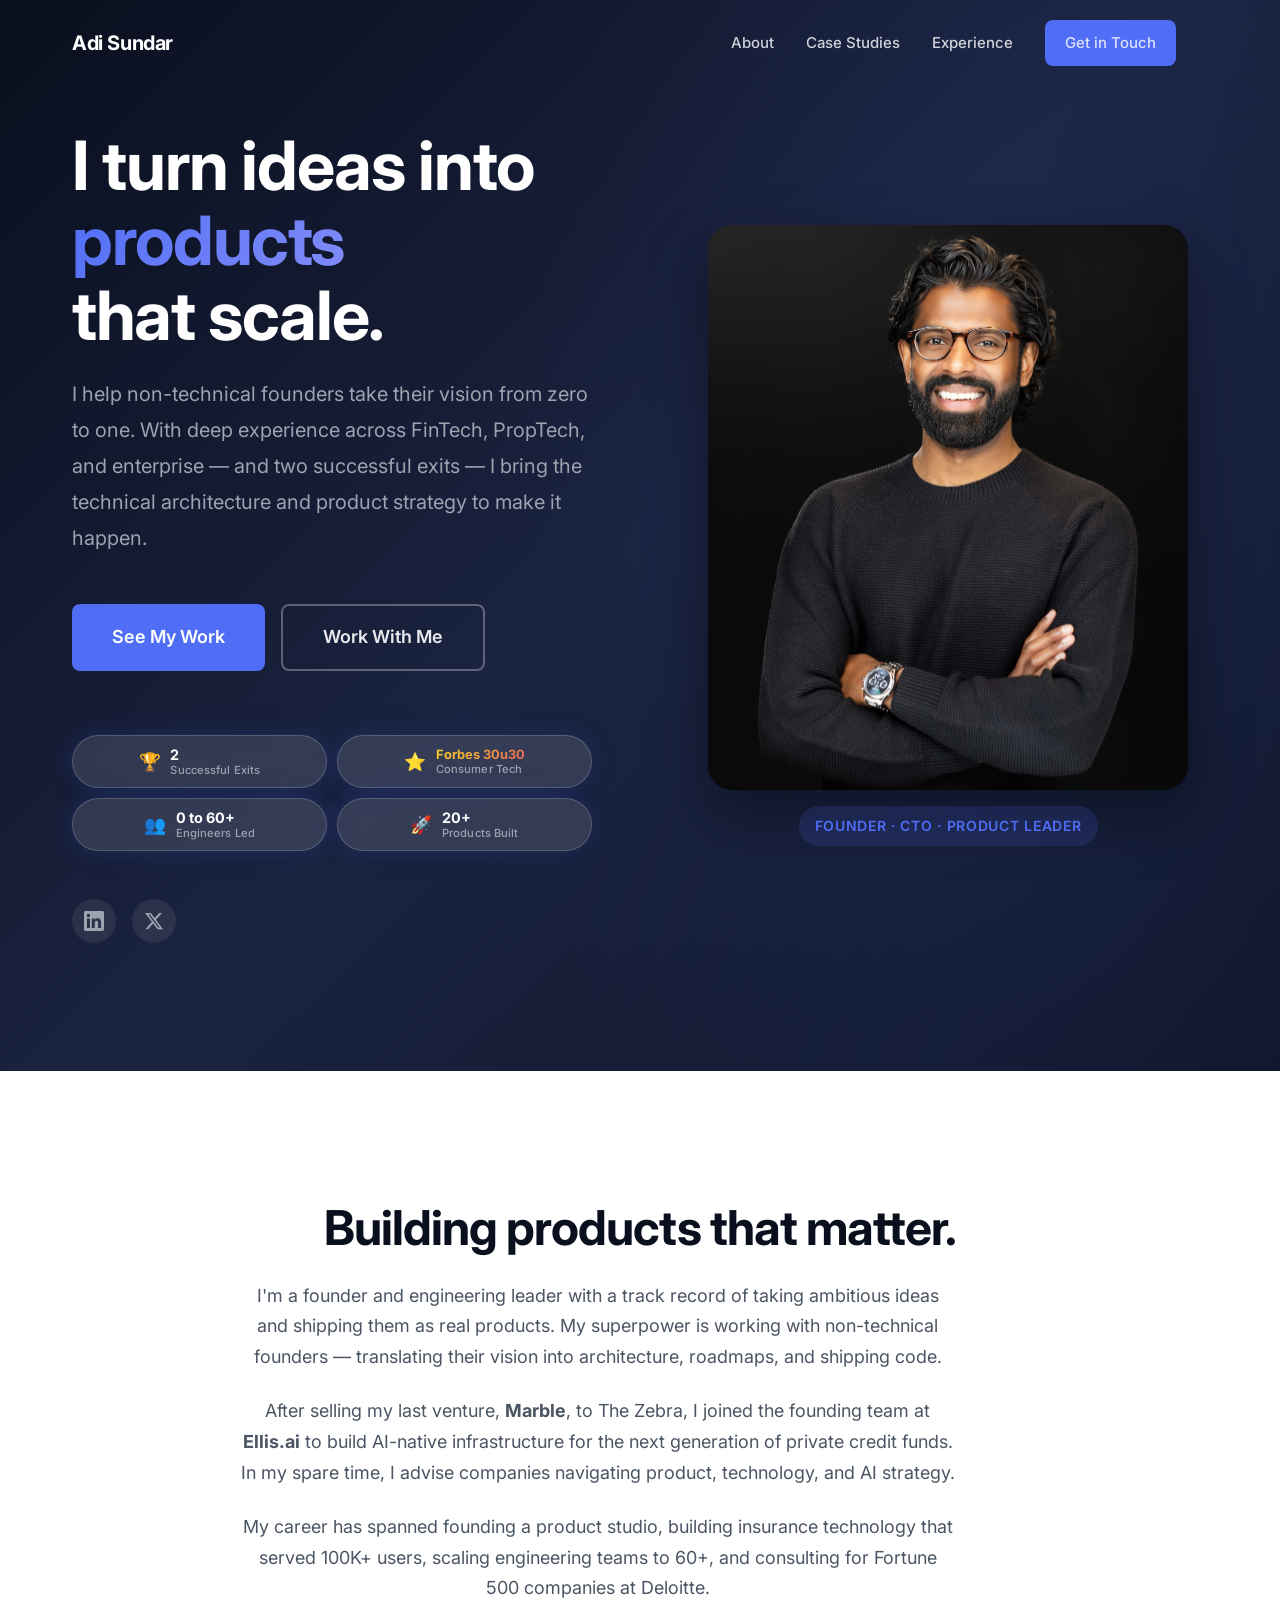
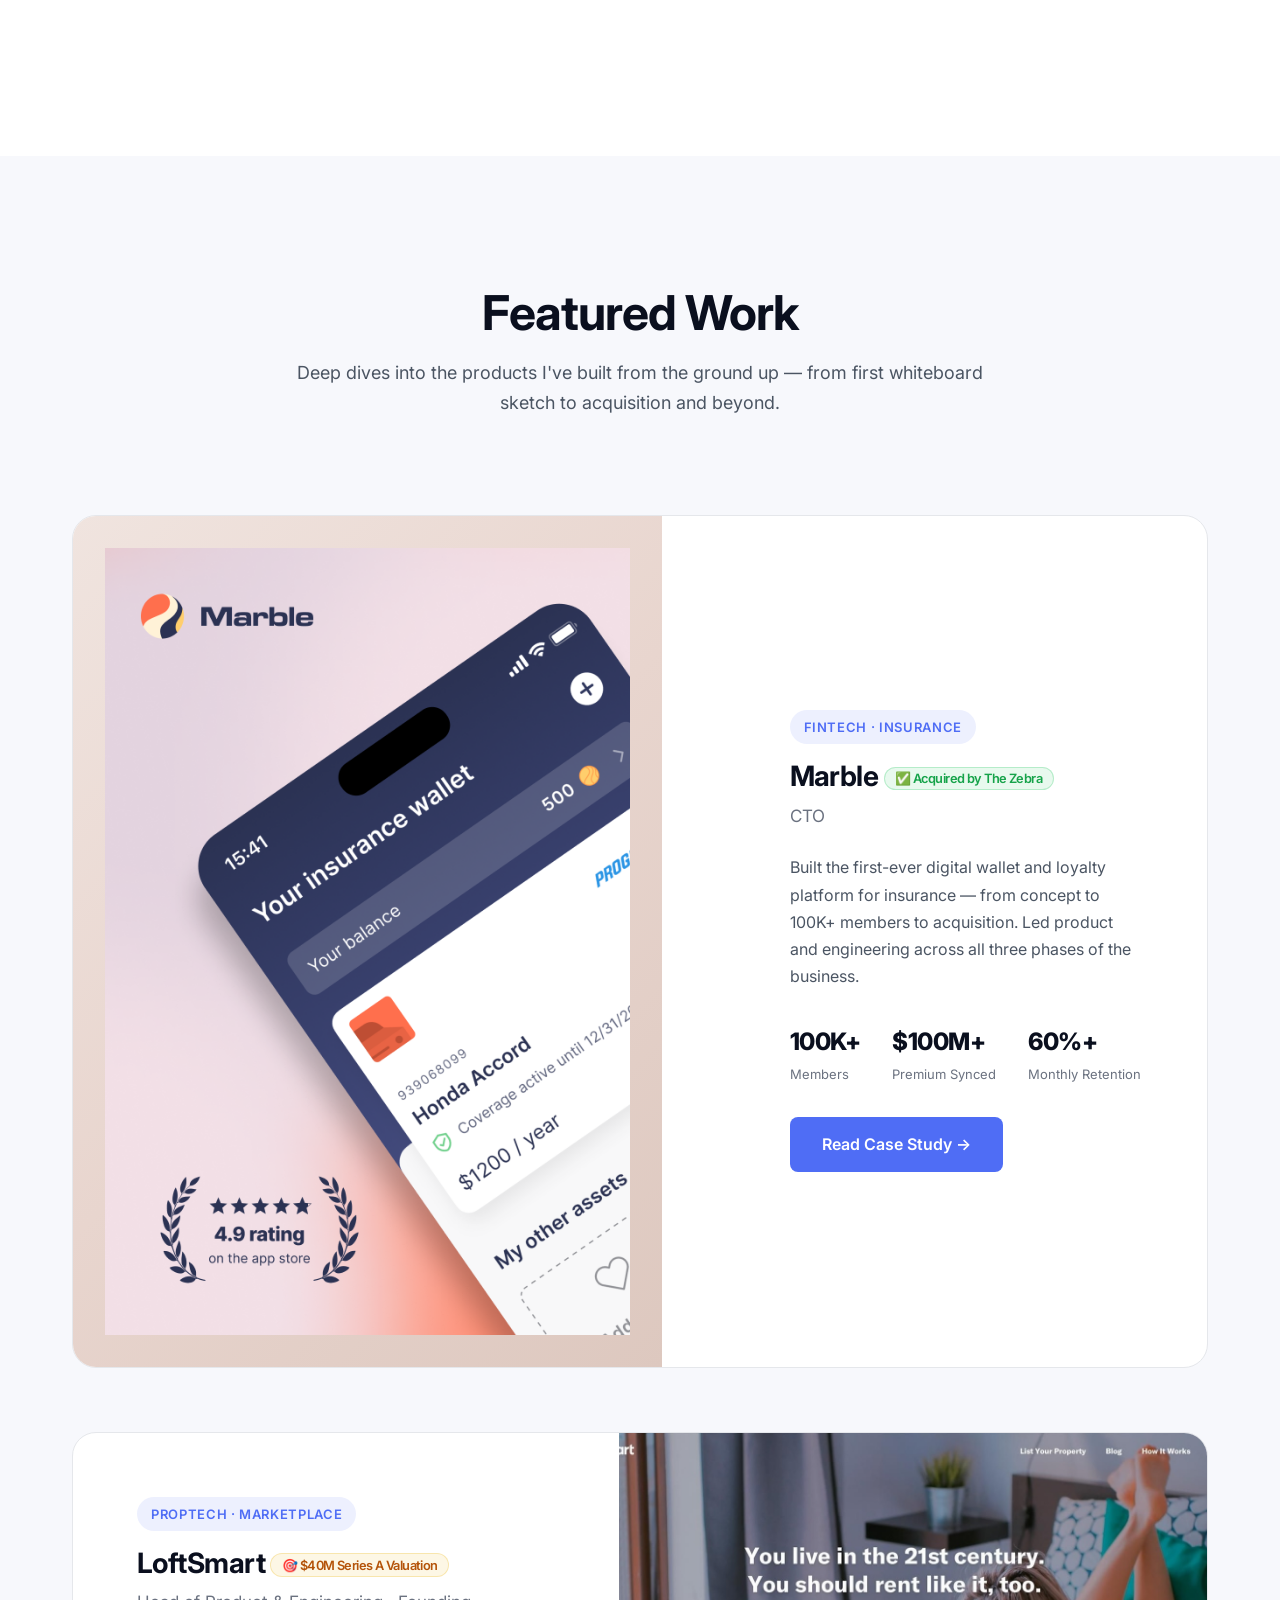
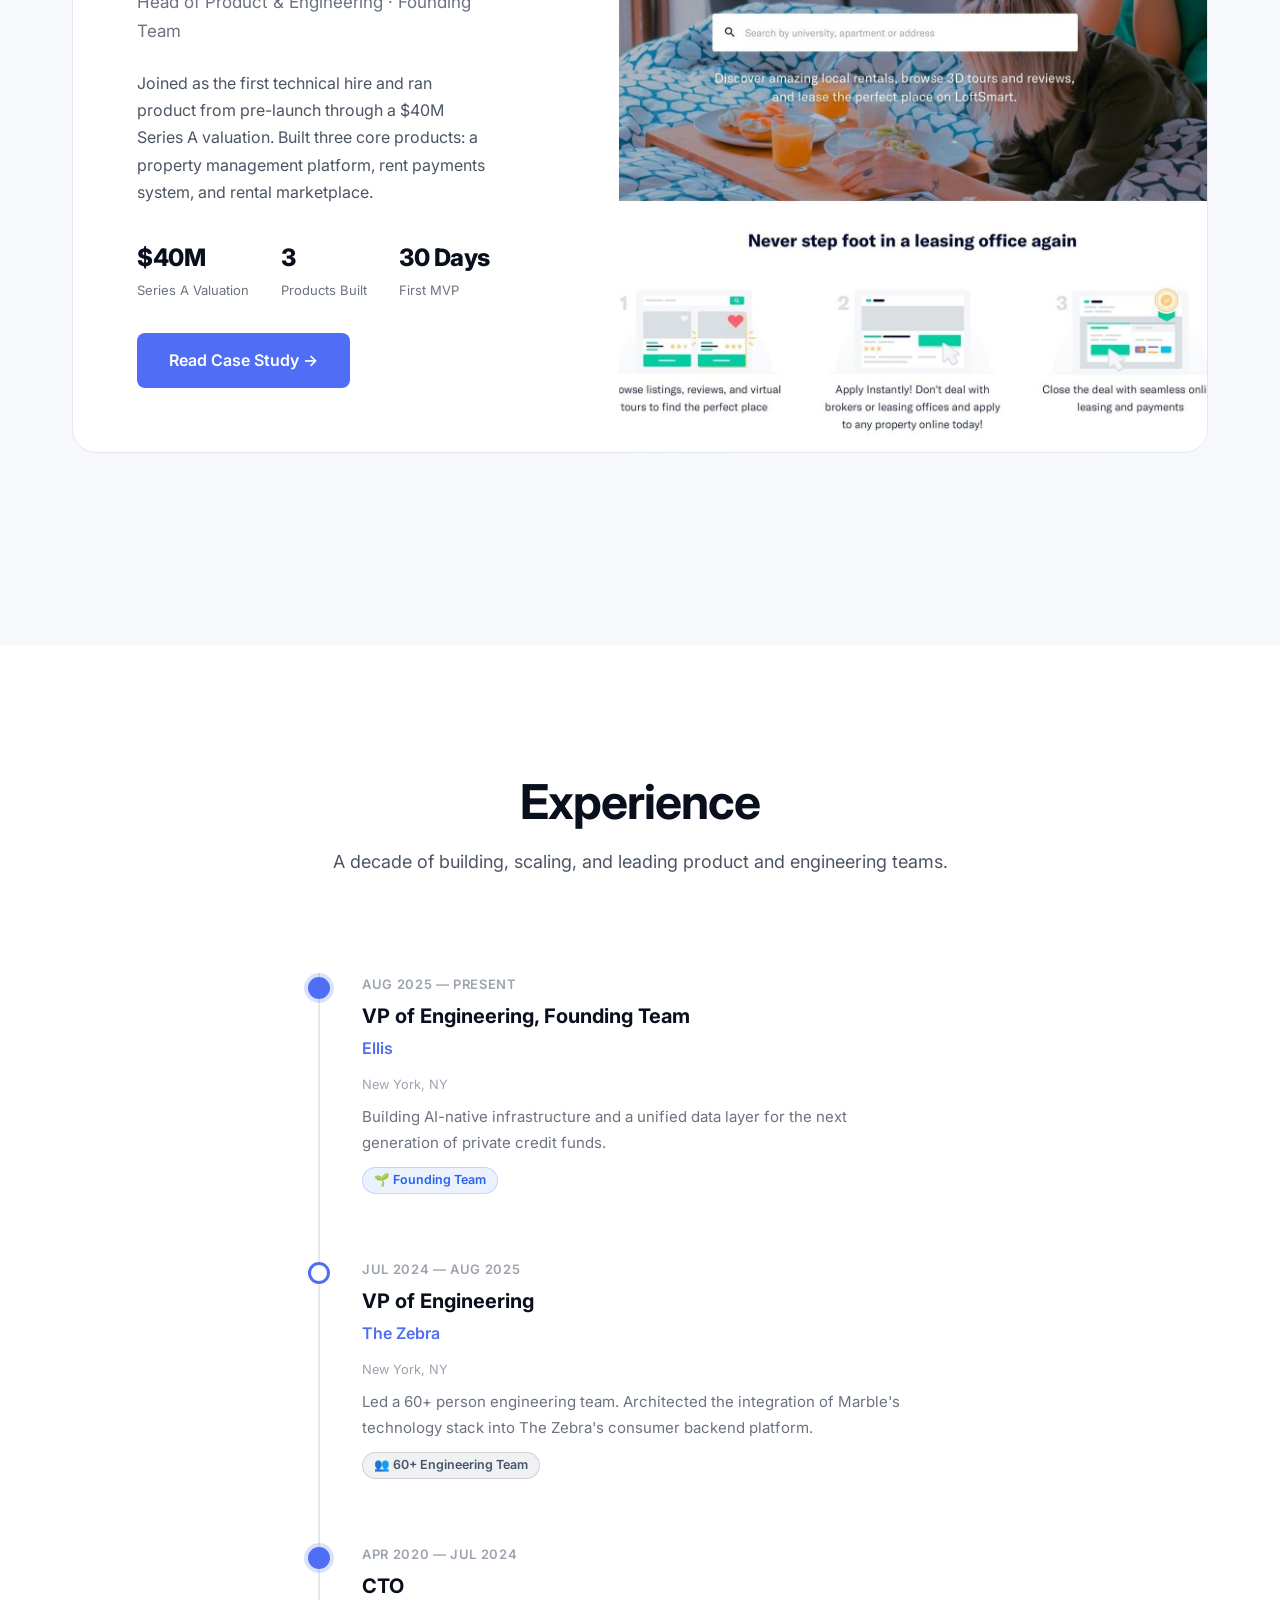
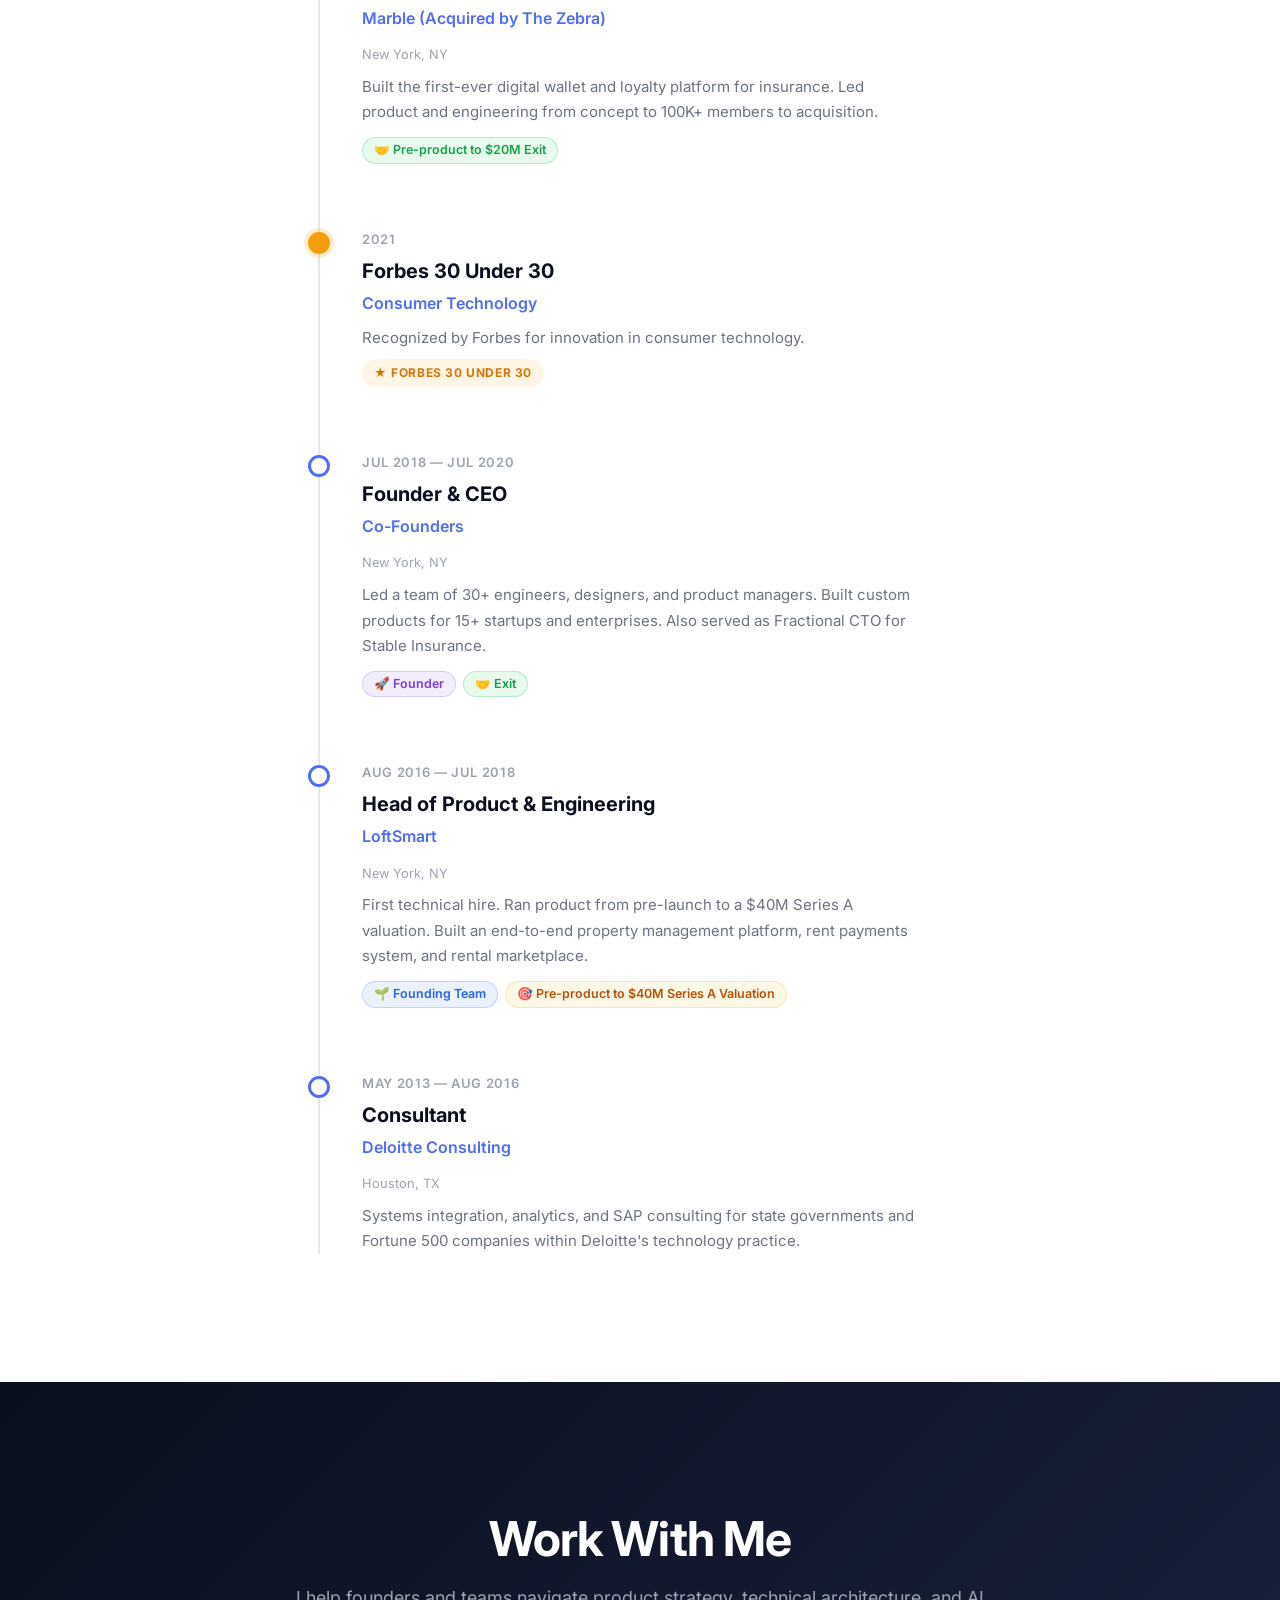
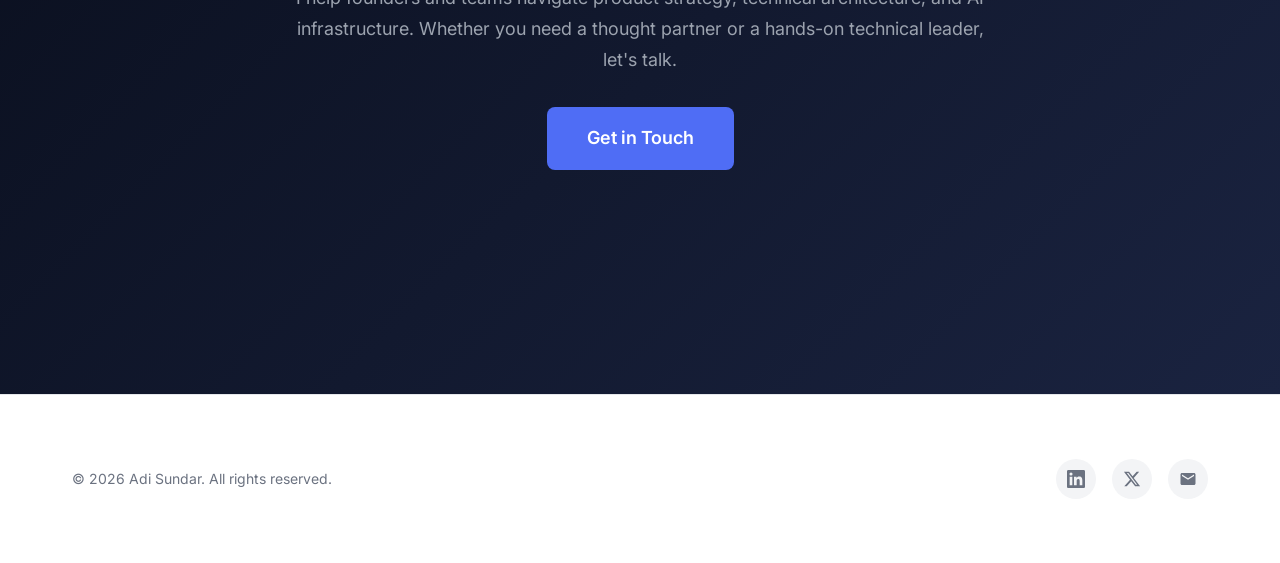
<file: index.html>
<!DOCTYPE html>
<html lang="en">
<head>
  <meta charset="UTF-8">
  <meta name="viewport" content="width=device-width, initial-scale=1.0">
  <title>Adi Sundar — CTO, Founder & Technical Product Leader</title>
  <meta name="description" content="Experienced founder and engineering leader with 1 exit and 12+ years of experience across FinTech, PropTech, and enterprise product development. I help non-technical founders turn their vision into reality.">
  <meta property="og:title" content="Adi Sundar — CTO, Founder & Technical Product Leader">
  <meta property="og:description" content="Experienced founder and engineering leader helping non-technical founders turn ideas into products.">
  <meta property="og:image" content="images/headshot.jpg">
  <meta property="og:type" content="website">
  <link rel="preconnect" href="https://fonts.googleapis.com">
  <link rel="preconnect" href="https://fonts.gstatic.com" crossorigin>
  <link href="https://fonts.googleapis.com/css2?family=Inter:wght@400;500;600;700;800&display=swap" rel="stylesheet">
  <link rel="stylesheet" href="css/style.css">
</head>
<body>

  <!-- ===== NAVIGATION ===== -->
  <nav class="nav" id="nav">
    <div class="nav__inner">
      <a href="/" class="nav__logo">Adi Sundar</a>
      <ul class="nav__links" id="navLinks">
        <li><a href="#about">About</a></li>
        <li><a href="#work">Case Studies</a></li>
        <li><a href="#experience">Experience</a></li>
        <li><a href="mailto:work@adisundar.com" class="btn btn--primary btn--sm">Get in Touch</a></li>
        <li class="nav__close-wrapper"><button class="nav__close" id="navClose">&times;</button></li>
      </ul>
      <button class="nav__toggle" id="navToggle" aria-label="Toggle navigation">
        <span></span><span></span><span></span>
      </button>
    </div>
  </nav>

  <!-- ===== HERO ===== -->
  <section class="hero" id="hero">
    <div class="container">
      <div class="hero__grid">
        <div class="hero__content">
          <h1 class="hero__title">I turn ideas into<br><span class="rotating-words"><span class="rotating-word active">products</span><span class="rotating-word">mobile apps</span><span class="rotating-word">AI agents</span></span><br>that scale.</h1>
          <p class="hero__description">I help non-technical founders take their vision from zero to one. With deep experience across FinTech, PropTech, and enterprise — and two successful exits — I bring the technical architecture and product strategy to make it happen.</p>
          <div class="hero__ctas">
            <a href="#work" class="btn btn--primary btn--lg">See My Work</a>
            <a href="#advisory" class="btn btn--outline btn--lg" style="border-color: rgba(255,255,255,0.3); color: rgba(255,255,255,0.9);">Work With Me</a>
          </div>

          <!-- Hero stats bar -->
          <div class="hero-stats">
            <div class="hero-stat">
              <span class="hero-stat__icon">🏆</span>
              <div class="hero-stat__text">
                <span class="hero-stat__value">2</span>
                <span class="hero-stat__label">Successful Exits</span>
              </div>
            </div>
            <div class="hero-stat hero-stat--award">
              <span class="hero-stat__icon">⭐</span>
              <div class="hero-stat__text">
                <span class="hero-stat__value">Forbes 30u30</span>
                <span class="hero-stat__label">Consumer Tech</span>
              </div>
            </div>
            <div class="hero-stat">
              <span class="hero-stat__icon">👥</span>
              <div class="hero-stat__text">
                <span class="hero-stat__value">0 to 60+</span>
                <span class="hero-stat__label">Engineers Led</span>
              </div>
            </div>
            <div class="hero-stat">
              <span class="hero-stat__icon">🚀</span>
              <div class="hero-stat__text">
                <span class="hero-stat__value">20+</span>
                <span class="hero-stat__label">Products Built</span>
              </div>
            </div>
          </div>

          <div class="hero__social">
            <a href="https://www.linkedin.com/in/adi-sundar-23969355/" target="_blank" rel="noopener" aria-label="LinkedIn">
              <svg viewBox="0 0 24 24"><path d="M20.447 20.452h-3.554v-5.569c0-1.328-.027-3.037-1.852-3.037-1.853 0-2.136 1.445-2.136 2.939v5.667H9.351V9h3.414v1.561h.046c.477-.9 1.637-1.85 3.37-1.85 3.601 0 4.267 2.37 4.267 5.455v6.286zM5.337 7.433a2.062 2.062 0 01-2.063-2.065 2.064 2.064 0 112.063 2.065zm1.782 13.019H3.555V9h3.564v11.452zM22.225 0H1.771C.792 0 0 .774 0 1.729v20.542C0 23.227.792 24 1.771 24h20.451C23.2 24 24 23.227 24 22.271V1.729C24 .774 23.2 0 22.222 0h.003z"/></svg>
            </a>
            <a href="https://twitter.com/adisundar_" target="_blank" rel="noopener" aria-label="X / Twitter">
              <svg viewBox="0 0 24 24"><path d="M18.244 2.25h3.308l-7.227 8.26 8.502 11.24H16.17l-5.214-6.817L4.99 21.75H1.68l7.73-8.835L1.254 2.25H8.08l4.713 6.231zm-1.161 17.52h1.833L7.084 4.126H5.117z"/></svg>
            </a>
          </div>
        </div>
        <div class="hero__image">
          <img src="images/headshot.jpg" alt="Adi Sundar professional headshot" width="480" height="480" loading="eager">
          <span class="hero__label">Founder · CTO · Product Leader</span>
        </div>
      </div>
    </div>
  </section>

  <!-- ===== ABOUT ===== -->
  <section class="section" id="about">
    <div class="container">
      <div class="about__content fade-up" style="max-width: var(--max-width-narrow); margin: 0 auto; text-align: center;">
        <h2>Building products that matter.</h2>
        <p>I'm a founder and engineering leader with a track record of taking ambitious ideas and shipping them as real products. My superpower is working with non-technical founders — translating their vision into architecture, roadmaps, and shipping code.</p>
        <p>After selling my last venture, <strong>Marble</strong>, to The Zebra, I joined the founding team at <strong>Ellis.ai</strong> to build AI-native infrastructure for the next generation of private credit funds. In my spare time, I advise companies navigating product, technology, and AI strategy.</p>
        <p>My career has spanned founding a product studio, building insurance technology that served 100K+ users, scaling engineering teams to 60+, and consulting for Fortune 500 companies at Deloitte.</p>
      </div>
    </div>
  </section>

  <!-- ===== CASE STUDIES ===== -->
  <section class="section section--gray" id="work">
    <div class="container">
      <div class="case-studies__header fade-up">
        <h2>Featured Work</h2>
        <p>Deep dives into the products I've built from the ground up — from first whiteboard sketch to acquisition and beyond.</p>
      </div>

      <!-- Marble Card -->
      <a href="case-study-marble.html" class="case-study-card fade-up">
        <div class="case-study-card__image" style="background: linear-gradient(135deg, #f0e4df 0%, #e8d5ce 50%, #ddc8bf 100%);">
          <img src="images/marble-wallet-hero.png" alt="Marble insurance wallet app showing policy cards, balance, and 4.9 star App Store rating" style="object-fit: contain; object-position: center; padding: 2rem;">
        </div>
        <div class="case-study-card__content">
          <span class="case-study-card__tag">FinTech · Insurance</span>
          <h3 class="case-study-card__title">Marble <span class="case-study-card__milestone case-study-card__milestone--acquired">✅ Acquired by The Zebra</span></h3>
          <p class="case-study-card__role">CTO</p>
          <p class="case-study-card__description">Built the first-ever digital wallet and loyalty platform for insurance — from concept to 100K+ members to acquisition. Led product and engineering across all three phases of the business.</p>
          <div class="case-study-card__metrics">
            <div class="metric">
              <div class="metric__value">100K+</div>
              <div class="metric__label">Members</div>
            </div>
            <div class="metric">
              <div class="metric__value">$100M+</div>
              <div class="metric__label">Premium Synced</div>
            </div>
            <div class="metric">
              <div class="metric__value">60%+</div>
              <div class="metric__label">Monthly Retention</div>
            </div>
          </div>
          <span class="btn btn--primary">Read Case Study →</span>
        </div>
      </a>

      <!-- LoftSmart Card -->
      <a href="case-study-loftsmart.html" class="case-study-card case-study-card--reverse fade-up">
        <div class="case-study-card__image">
          <img src="images/loftsmart-hero.jpg" alt="LoftSmart platform showing student housing marketplace">
        </div>
        <div class="case-study-card__content">
          <span class="case-study-card__tag">PropTech · Marketplace</span>
          <h3 class="case-study-card__title">LoftSmart <span class="case-study-card__milestone case-study-card__milestone--series">🎯 $40M Series A Valuation</span></h3>
          <p class="case-study-card__role">Head of Product & Engineering · Founding Team</p>
          <p class="case-study-card__description">Joined as the first technical hire and ran product from pre-launch through a $40M Series A valuation. Built three core products: a property management platform, rent payments system, and rental marketplace.</p>
          <div class="case-study-card__metrics">
            <div class="metric">
              <div class="metric__value">$40M</div>
              <div class="metric__label">Series A Valuation</div>
            </div>
            <div class="metric">
              <div class="metric__value">3</div>
              <div class="metric__label">Products Built</div>
            </div>
            <div class="metric">
              <div class="metric__value">30 Days</div>
              <div class="metric__label">First MVP</div>
            </div>
          </div>
          <span class="btn btn--primary">Read Case Study →</span>
        </div>
      </a>
    </div>
  </section>

  <!-- ===== EXPERIENCE TIMELINE ===== -->
  <section class="section" id="experience">
    <div class="container">
      <div class="case-studies__header fade-up">
        <h2>Experience</h2>
        <p>A decade of building, scaling, and leading product and engineering teams.</p>
      </div>

      <div class="timeline fade-up">
        <!-- Ellis -->
        <div class="timeline__item timeline__item--highlight">
          <div class="timeline__dot"></div>
          <img src="images/ellis-logo.png" alt="Ellis" class="timeline__logo">
          <div class="timeline__date">Aug 2025 — Present</div>
          <div class="timeline__title">VP of Engineering, Founding Team</div>
          <div class="timeline__company">Ellis</div>
          <span class="timeline__location">New York, NY</span>
          <p class="timeline__description">Building AI-native infrastructure and a unified data layer for the next generation of private credit funds.</p>
          <div class="timeline__pills">
            <span class="timeline__pill timeline__pill--founding">🌱 Founding Team</span>
          </div>
        </div>

        <!-- The Zebra -->
        <div class="timeline__item">
          <div class="timeline__dot"></div>
          <img src="images/zebra-logo.svg" alt="The Zebra" class="timeline__logo">
          <div class="timeline__date">Jul 2024 — Aug 2025</div>
          <div class="timeline__title">VP of Engineering</div>
          <div class="timeline__company">The Zebra</div>
          <span class="timeline__location">New York, NY</span>
          <p class="timeline__description">Led a 60+ person engineering team. Architected the integration of Marble's technology stack into The Zebra's consumer backend platform.</p>
          <div class="timeline__pills">
            <span class="timeline__pill timeline__pill--team">👥 60+ Engineering Team</span>
          </div>
        </div>

        <!-- Marble -->
        <div class="timeline__item timeline__item--highlight">
          <div class="timeline__dot"></div>
          <img src="images/marble-logo.svg" alt="Marble" class="timeline__logo">
          <div class="timeline__date">Apr 2020 — Jul 2024</div>
          <div class="timeline__title">CTO</div>
          <div class="timeline__company">Marble (Acquired by The Zebra)</div>
          <span class="timeline__location">New York, NY</span>
          <p class="timeline__description">Built the first-ever digital wallet and loyalty platform for insurance. Led product and engineering from concept to 100K+ members to acquisition.</p>
          <div class="timeline__pills">
            <span class="timeline__pill timeline__pill--exit">🤝 Pre-product to $20M Exit</span>
          </div>
        </div>

        <!-- Forbes -->
        <div class="timeline__item timeline__item--award">
          <div class="timeline__dot"></div>
          <img src="images/forbes-30under30.png" alt="Forbes" class="timeline__logo">
          <div class="timeline__date">2021</div>
          <div class="timeline__title">Forbes 30 Under 30</div>
          <div class="timeline__company">Consumer Technology</div>
          <p class="timeline__description">Recognized by Forbes for innovation in consumer technology.</p>
          <span class="timeline__badge">★ Forbes 30 Under 30</span>
        </div>

        <!-- Co-Founders -->
        <div class="timeline__item">
          <div class="timeline__dot"></div>
          <img src="images/cofounders-logo.png" alt="Co-Founders" class="timeline__logo">
          <div class="timeline__date">Jul 2018 — Jul 2020</div>
          <div class="timeline__title">Founder & CEO</div>
          <div class="timeline__company">Co-Founders</div>
          <span class="timeline__location">New York, NY</span>
          <p class="timeline__description">Led a team of 30+ engineers, designers, and product managers. Built custom products for 15+ startups and enterprises. Also served as Fractional CTO for Stable Insurance.</p>
          <div class="timeline__pills">
            <span class="timeline__pill timeline__pill--founder">🚀 Founder</span>
            <span class="timeline__pill timeline__pill--exit">🤝 Exit</span>
          </div>
        </div>

        <!-- LoftSmart -->
        <div class="timeline__item">
          <div class="timeline__dot"></div>
          <img src="images/loftsmart-logo.svg" alt="LoftSmart" class="timeline__logo">
          <div class="timeline__date">Aug 2016 — Jul 2018</div>
          <div class="timeline__title">Head of Product & Engineering</div>
          <div class="timeline__company">LoftSmart</div>
          <span class="timeline__location">New York, NY</span>
          <p class="timeline__description">First technical hire. Ran product from pre-launch to a $40M Series A valuation. Built an end-to-end property management platform, rent payments system, and rental marketplace.</p>
          <div class="timeline__pills">
            <span class="timeline__pill timeline__pill--founding">🌱 Founding Team</span>
            <span class="timeline__pill timeline__pill--series">🎯 Pre-product to $40M Series A Valuation</span>
          </div>
        </div>

        <!-- Deloitte -->
        <div class="timeline__item">
          <div class="timeline__dot"></div>
          <img src="images/deloitte-logo.png" alt="Deloitte" class="timeline__logo">
          <div class="timeline__date">May 2013 — Aug 2016</div>
          <div class="timeline__title">Consultant</div>
          <div class="timeline__company">Deloitte Consulting</div>
          <span class="timeline__location">Houston, TX</span>
          <p class="timeline__description">Systems integration, analytics, and SAP consulting for state governments and Fortune 500 companies within Deloitte's technology practice.</p>
        </div>
      </div>
    </div>
  </section>

  <!-- ===== ADVISORY / CONSULTING ===== -->
  <section class="section advisory" id="advisory">
    <div class="container">
      <div class="advisory__header fade-up" style="text-align: center;">
        <h2>Work With Me</h2>
        <p>I help founders and teams navigate product strategy, technical architecture, and AI infrastructure. Whether you need a thought partner or a hands-on technical leader, let's talk.</p>
        <a href="mailto:work@adisundar.com?subject=Work With Me" class="btn btn--primary btn--lg" style="margin-top: var(--space-lg);">Get in Touch</a>
      </div>
    </div>
  </section>

  <!-- ===== FOOTER ===== -->
  <footer class="footer">
    <div class="container">
      <div class="footer__inner">
        <p class="footer__copy">&copy; 2026 Adi Sundar. All rights reserved.</p>
        <div class="footer__social">
          <a href="https://www.linkedin.com/in/adi-sundar-23969355/" target="_blank" rel="noopener" aria-label="LinkedIn">
            <svg viewBox="0 0 24 24"><path d="M20.447 20.452h-3.554v-5.569c0-1.328-.027-3.037-1.852-3.037-1.853 0-2.136 1.445-2.136 2.939v5.667H9.351V9h3.414v1.561h.046c.477-.9 1.637-1.85 3.37-1.85 3.601 0 4.267 2.37 4.267 5.455v6.286zM5.337 7.433a2.062 2.062 0 01-2.063-2.065 2.064 2.064 0 112.063 2.065zm1.782 13.019H3.555V9h3.564v11.452zM22.225 0H1.771C.792 0 0 .774 0 1.729v20.542C0 23.227.792 24 1.771 24h20.451C23.2 24 24 23.227 24 22.271V1.729C24 .774 23.2 0 22.222 0h.003z"/></svg>
          </a>
          <a href="https://twitter.com/adisundar_" target="_blank" rel="noopener" aria-label="X / Twitter">
            <svg viewBox="0 0 24 24"><path d="M18.244 2.25h3.308l-7.227 8.26 8.502 11.24H16.17l-5.214-6.817L4.99 21.75H1.68l7.73-8.835L1.254 2.25H8.08l4.713 6.231zm-1.161 17.52h1.833L7.084 4.126H5.117z"/></svg>
          </a>
          <a href="mailto:work@adisundar.com" aria-label="Email">
            <svg viewBox="0 0 24 24"><path d="M20 4H4c-1.1 0-2 .9-2 2v12c0 1.1.9 2 2 2h16c1.1 0 2-.9 2-2V6c0-1.1-.9-2-2-2zm0 4l-8 5-8-5V6l8 5 8-5v2z"/></svg>
          </a>
        </div>
      </div>
    </div>
  </footer>

  <script src="js/main.js"></script>
</body>
</html>
</file>
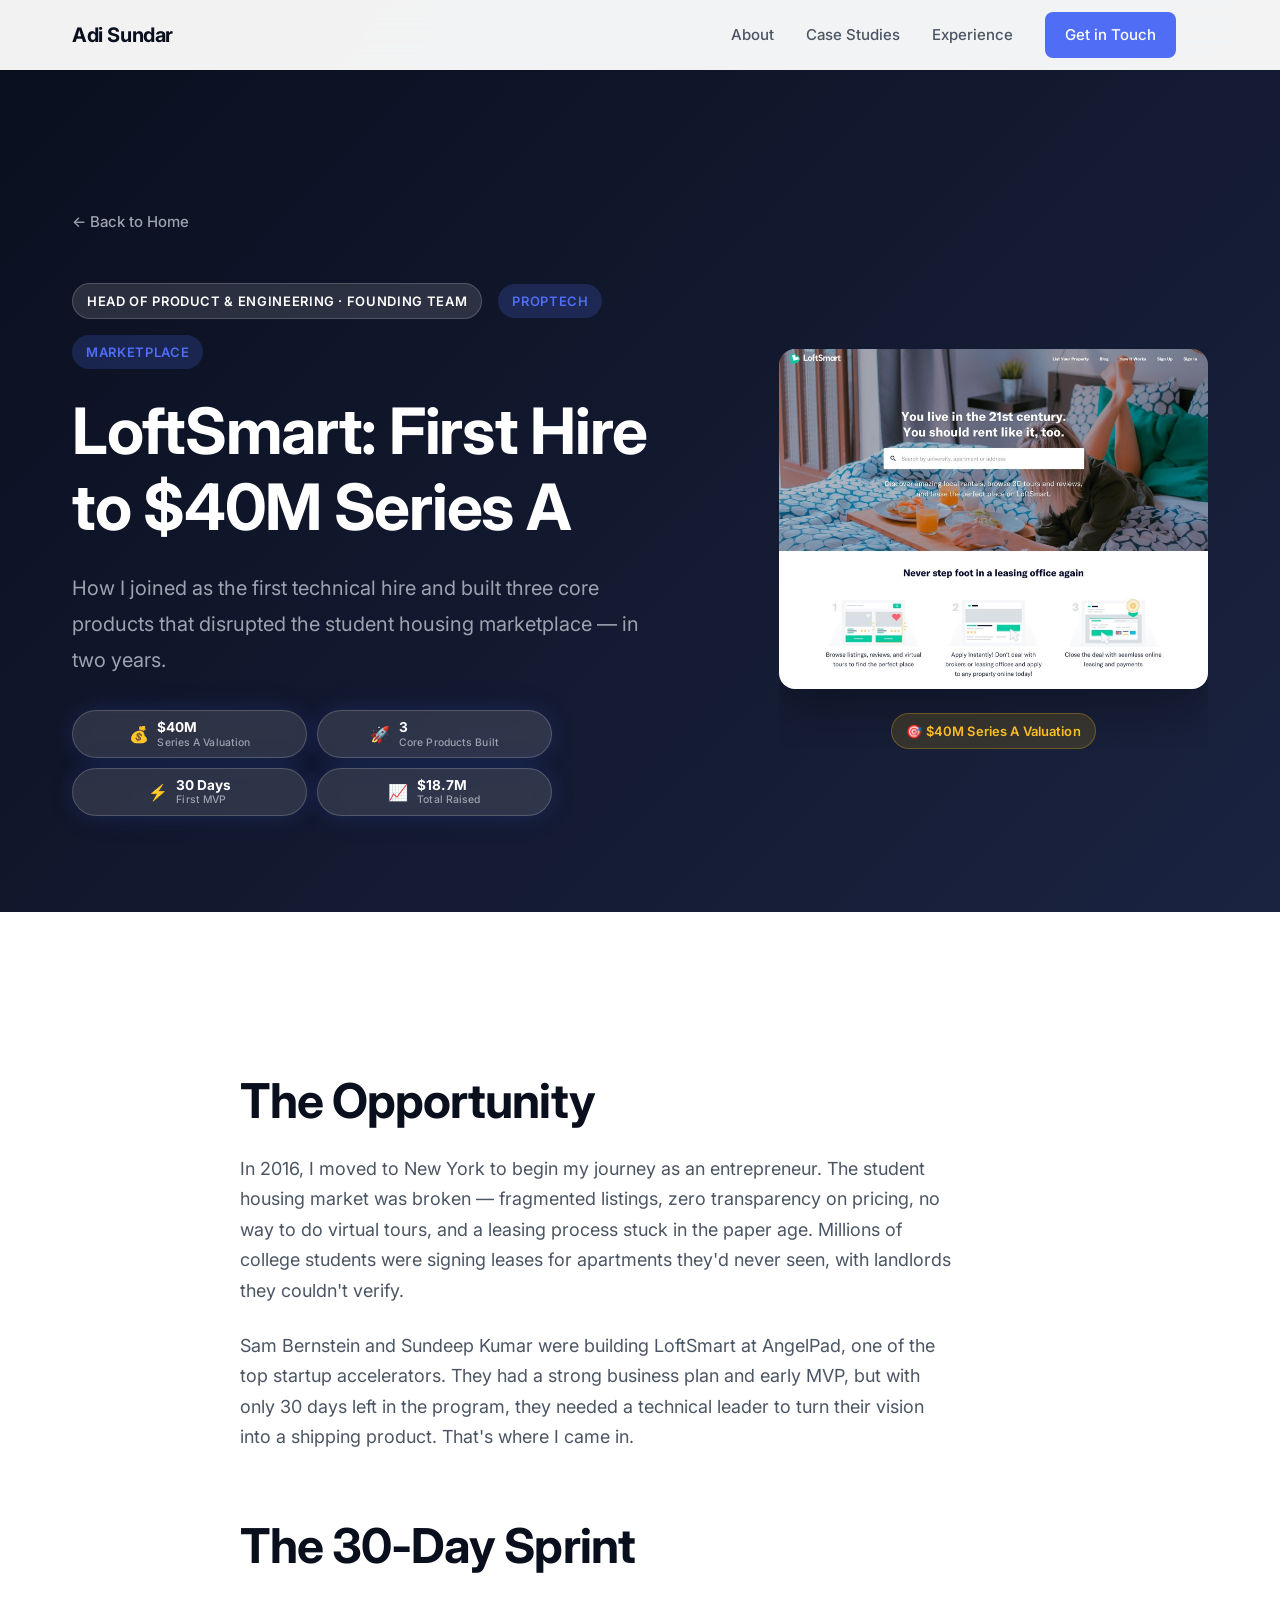
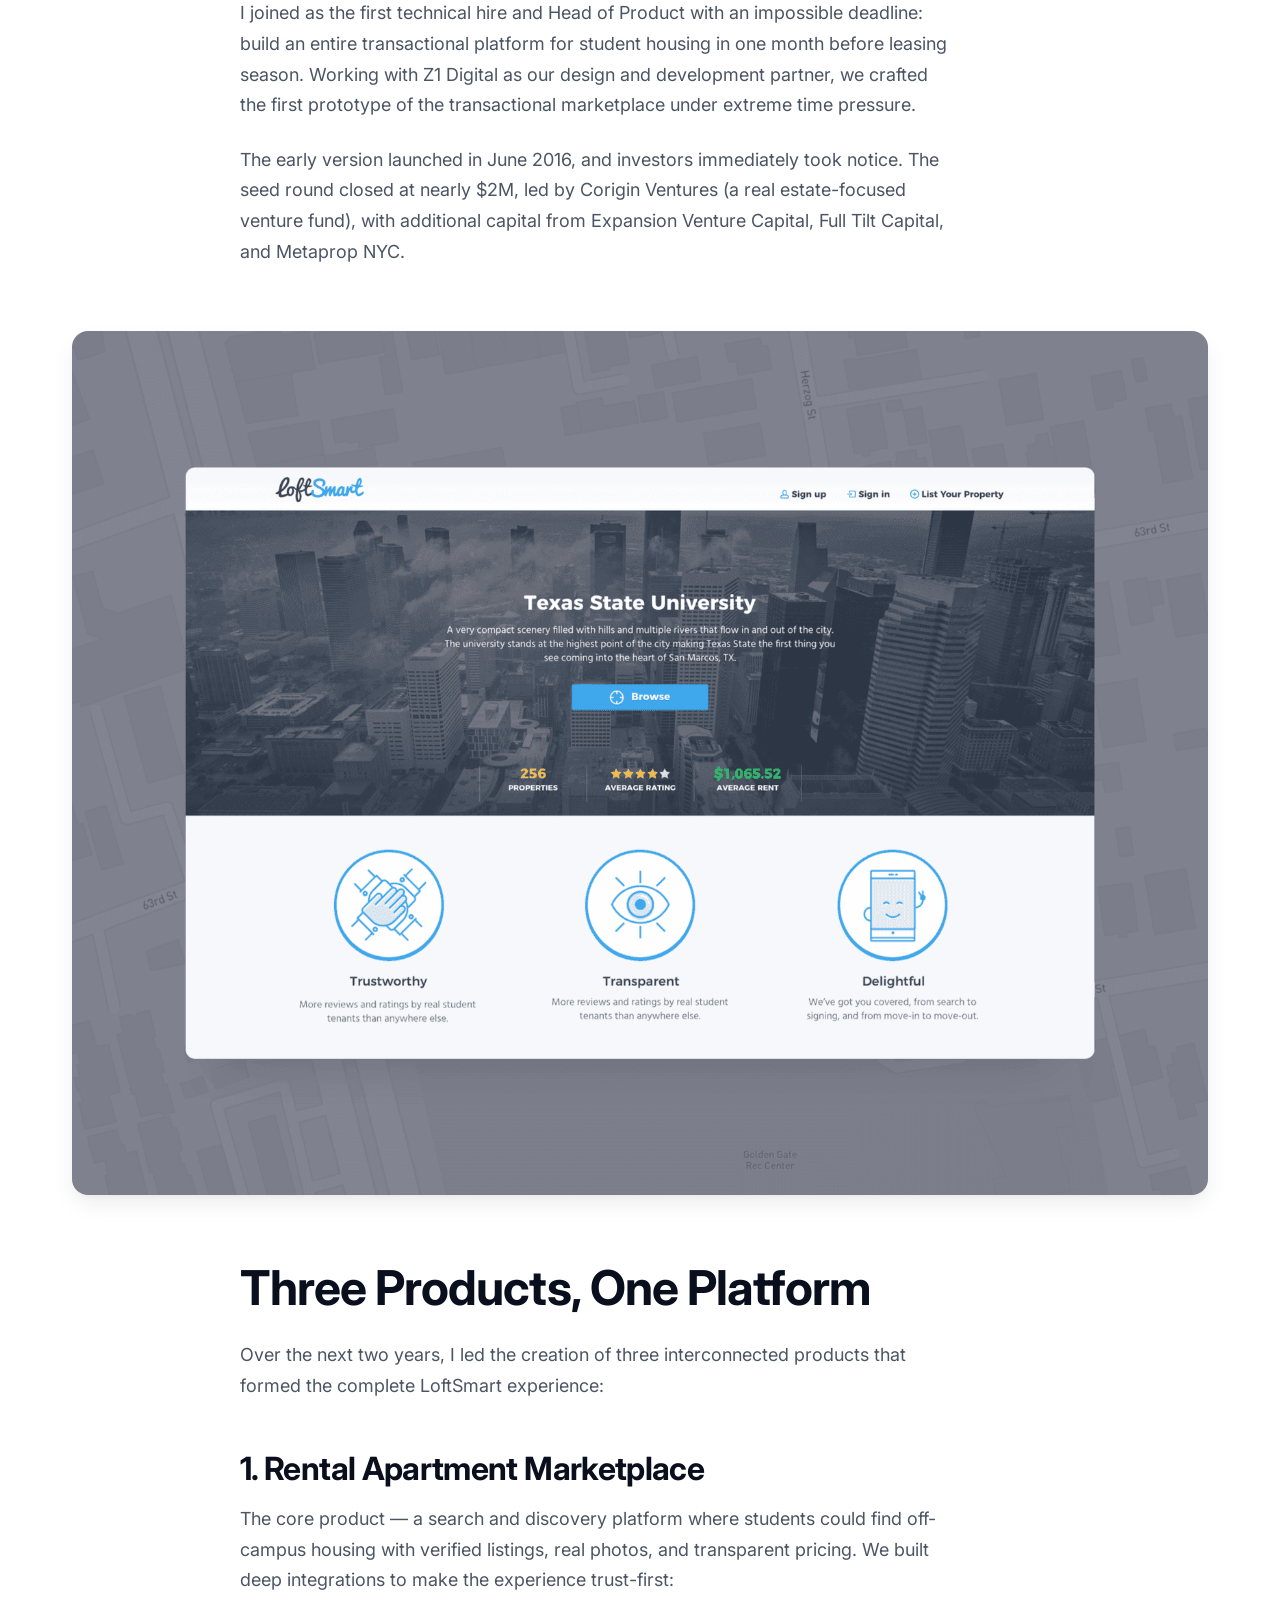
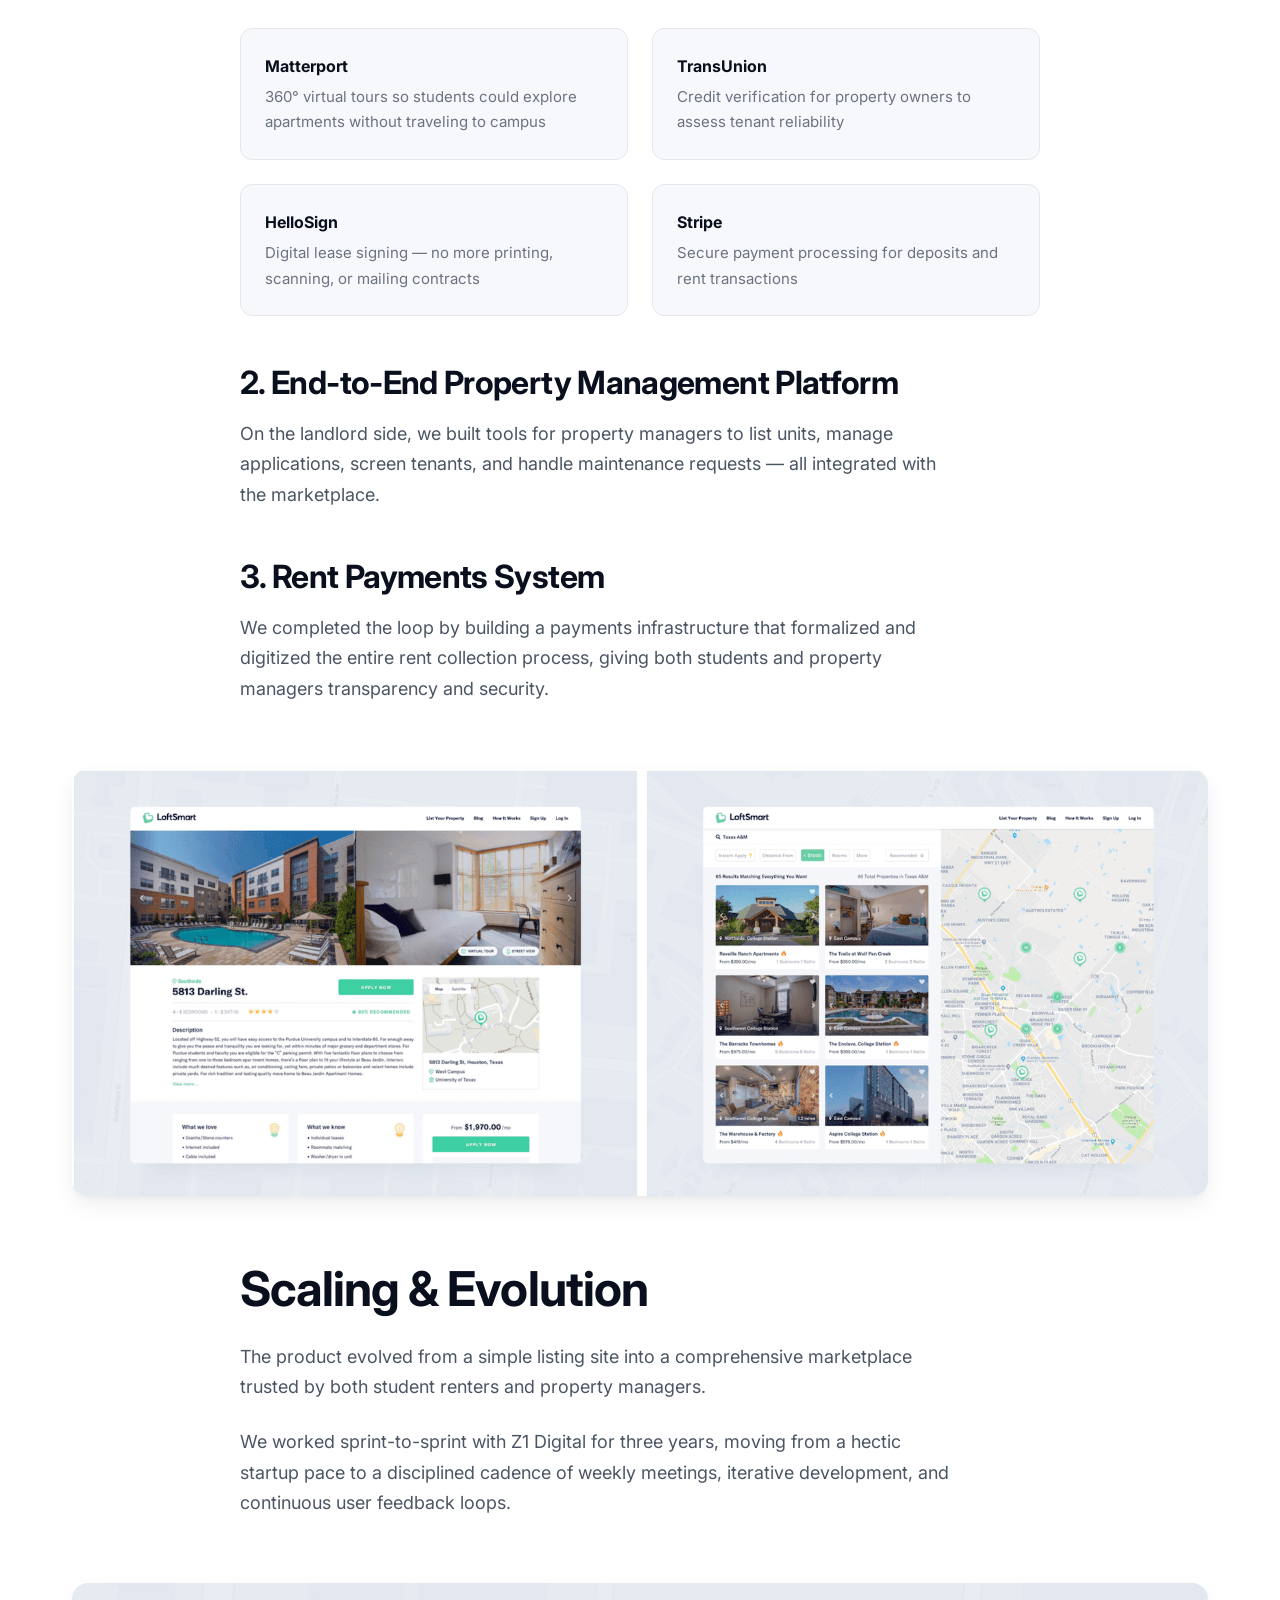
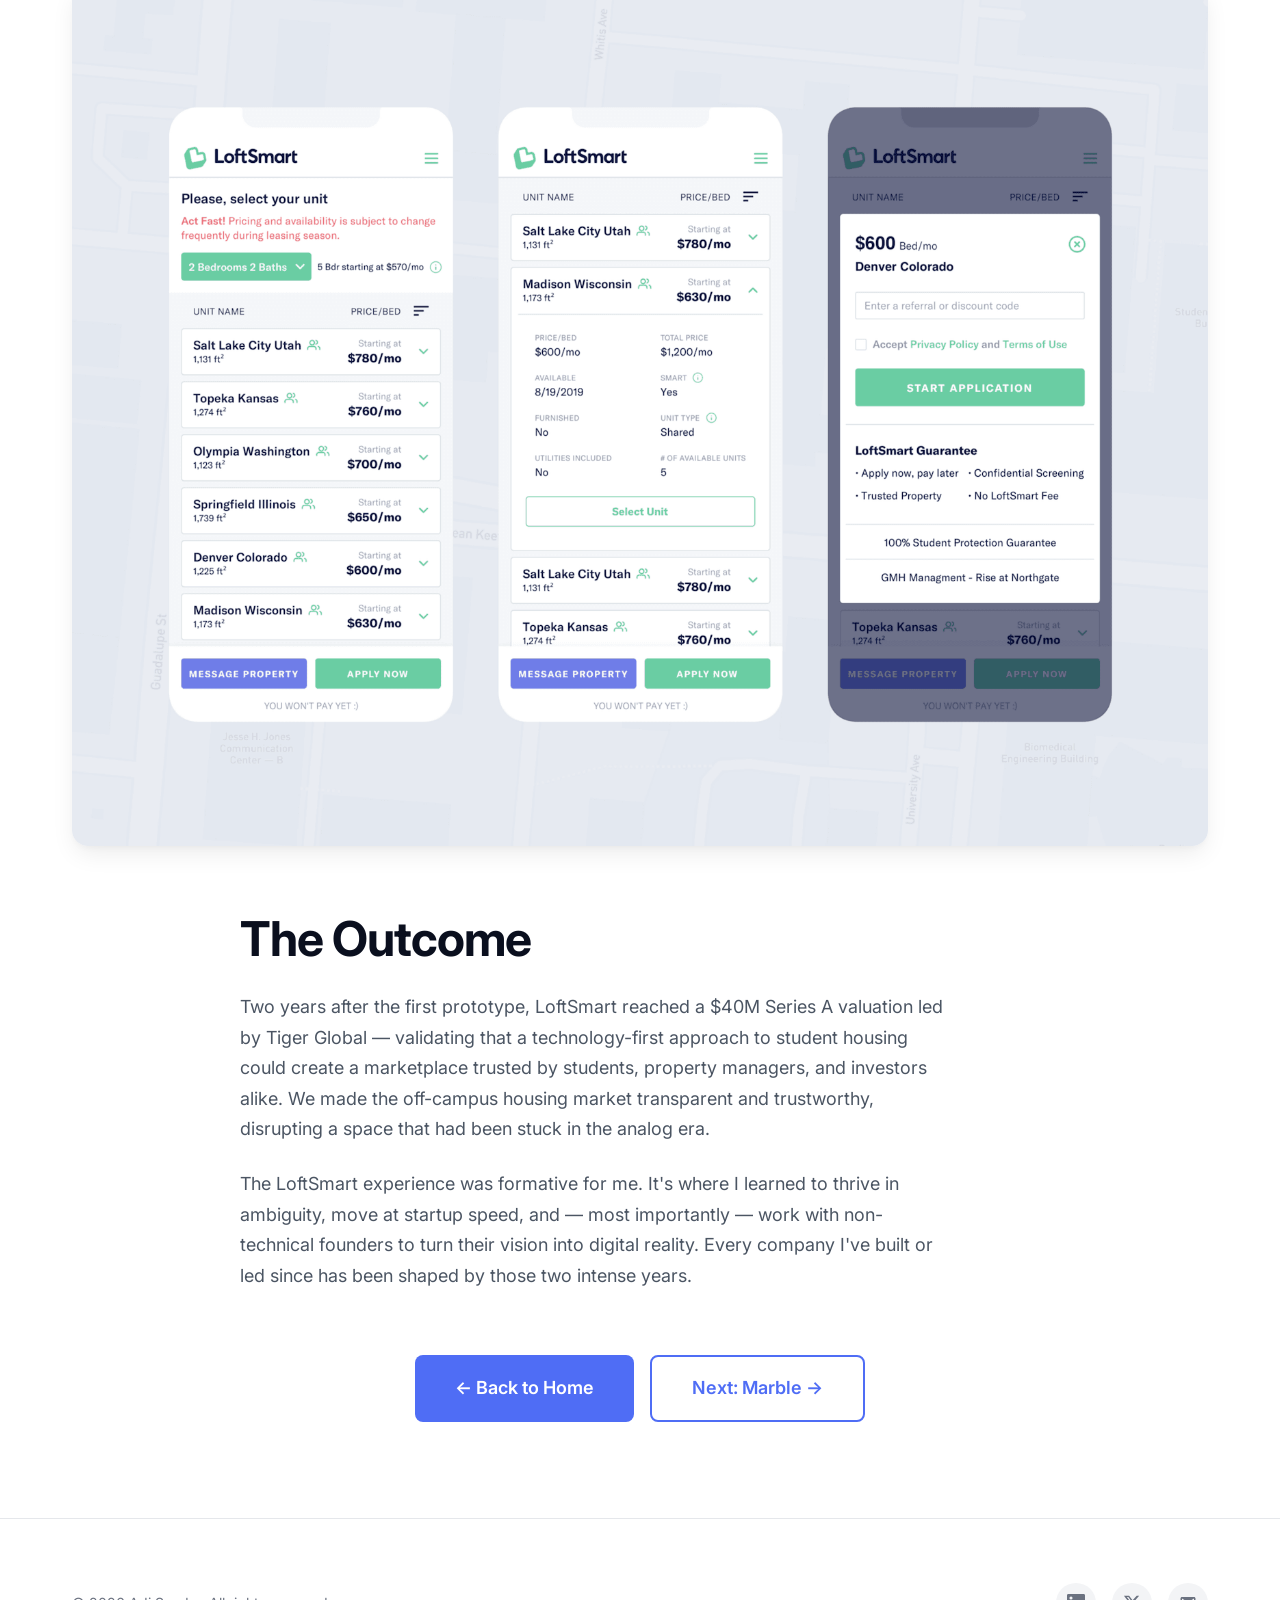
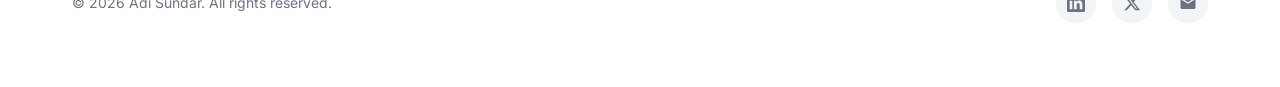
<file: case-study-loftsmart.html>
<!DOCTYPE html>
<html lang="en">
<head>
  <meta charset="UTF-8">
  <meta name="viewport" content="width=device-width, initial-scale=1.0">
  <title>LoftSmart Case Study — Adi Sundar</title>
  <meta name="description" content="How I joined LoftSmart as the first technical hire and ran product from pre-launch to a $40M Series A valuation, building three core products for the student housing marketplace.">
  <link rel="preconnect" href="https://fonts.googleapis.com">
  <link rel="preconnect" href="https://fonts.gstatic.com" crossorigin>
  <link href="https://fonts.googleapis.com/css2?family=Inter:wght@400;500;600;700;800&display=swap" rel="stylesheet">
  <link rel="stylesheet" href="css/style.css">
</head>
<body>

  <!-- ===== NAVIGATION ===== -->
  <nav class="nav nav--scrolled" id="nav">
    <div class="nav__inner">
      <a href="/" class="nav__logo">Adi Sundar</a>
      <ul class="nav__links" id="navLinks">
        <li><a href="/#about">About</a></li>
        <li><a href="/#work">Case Studies</a></li>
        <li><a href="/#experience">Experience</a></li>
        <li><a href="mailto:work@adisundar.com" class="btn btn--primary btn--sm">Get in Touch</a></li>
        <li class="nav__close-wrapper"><button class="nav__close" id="navClose">&times;</button></li>
      </ul>
      <button class="nav__toggle" id="navToggle" aria-label="Toggle navigation">
        <span></span><span></span><span></span>
      </button>
    </div>
  </nav>

  <!-- ===== CASE STUDY HERO ===== -->
  <section class="cs-hero">
    <div class="container">
      <a href="/" class="cs-hero__back">← Back to Home</a>
      <div class="cs-hero__split">
        <div class="cs-hero__text">
          <div class="cs-hero__meta">
            <span class="cs-hero__tag cs-hero__tag--role">Head of Product & Engineering · Founding Team</span>
            <span class="cs-hero__tag">PropTech</span>
            <span class="cs-hero__tag">Marketplace</span>
          </div>
          <h1>LoftSmart: First Hire to $40M Series A</h1>
          <p class="cs-hero__subtitle">How I joined as the first technical hire and built three core products that disrupted the student housing marketplace — in two years.</p>
          <div class="hero-stats hero-stats--compact">
            <div class="hero-stat">
              <span class="hero-stat__icon">💰</span>
              <div class="hero-stat__text">
                <span class="hero-stat__value">$40M</span>
                <span class="hero-stat__label">Series A Valuation</span>
              </div>
            </div>
            <div class="hero-stat">
              <span class="hero-stat__icon">🚀</span>
              <div class="hero-stat__text">
                <span class="hero-stat__value">3</span>
                <span class="hero-stat__label">Core Products Built</span>
              </div>
            </div>
            <div class="hero-stat">
              <span class="hero-stat__icon">⚡</span>
              <div class="hero-stat__text">
                <span class="hero-stat__value">30 Days</span>
                <span class="hero-stat__label">First MVP</span>
              </div>
            </div>
            <div class="hero-stat">
              <span class="hero-stat__icon">📈</span>
              <div class="hero-stat__text">
                <span class="hero-stat__value">$18.7M</span>
                <span class="hero-stat__label">Total Raised</span>
              </div>
            </div>
          </div>
        </div>
        <div class="cs-hero__image--side">
          <img src="images/loftsmart-hero.jpg" alt="LoftSmart platform homepage showing student housing search" loading="eager">
          <span class="cs-hero__tag cs-hero__tag--milestone">🎯 $40M Series A Valuation</span>
        </div>
      </div>
    </div>
  </section>

  <!-- ===== CASE STUDY BODY ===== -->
  <section class="cs-body">
    <div class="container">
      <div class="cs-body__content">

        <h2>The Opportunity</h2>
        <p>In 2016, I moved to New York to begin my journey as an entrepreneur. The student housing market was broken — fragmented listings, zero transparency on pricing, no way to do virtual tours, and a leasing process stuck in the paper age. Millions of college students were signing leases for apartments they'd never seen, with landlords they couldn't verify.</p>
        <p>Sam Bernstein and Sundeep Kumar were building LoftSmart at AngelPad, one of the top startup accelerators. They had a strong business plan and early MVP, but with only 30 days left in the program, they needed a technical leader to turn their vision into a shipping product. That's where I came in.</p>

        <h2>The 30-Day Sprint</h2>
        <p>I joined as the first technical hire and Head of Product with an impossible deadline: build an entire transactional platform for student housing in one month before leasing season. Working with Z1 Digital as our design and development partner, we crafted the first prototype of the transactional marketplace under extreme time pressure.</p>
        <p>The early version launched in June 2016, and investors immediately took notice. The seed round closed at nearly $2M, led by Corigin Ventures (a real estate-focused venture fund), with additional capital from Expansion Venture Capital, Full Tilt Capital, and Metaprop NYC.</p>

      </div>

      <div class="cs-body__wide-image fade-up">
        <img src="images/loftsmart-first-website.png" alt="First LoftSmart website showing property listings with interactive map">
      </div>

      <div class="cs-body__content">

        <h2>Three Products, One Platform</h2>
        <p>Over the next two years, I led the creation of three interconnected products that formed the complete LoftSmart experience:</p>

        <h3>1. Rental Apartment Marketplace</h3>
        <p>The core product — a search and discovery platform where students could find off-campus housing with verified listings, real photos, and transparent pricing. We built deep integrations to make the experience trust-first:</p>

        <div class="cs-body__features">
          <div class="cs-feature">
            <div class="cs-feature__name">Matterport</div>
            <div class="cs-feature__desc">360° virtual tours so students could explore apartments without traveling to campus</div>
          </div>
          <div class="cs-feature">
            <div class="cs-feature__name">TransUnion</div>
            <div class="cs-feature__desc">Credit verification for property owners to assess tenant reliability</div>
          </div>
          <div class="cs-feature">
            <div class="cs-feature__name">HelloSign</div>
            <div class="cs-feature__desc">Digital lease signing — no more printing, scanning, or mailing contracts</div>
          </div>
          <div class="cs-feature">
            <div class="cs-feature__name">Stripe</div>
            <div class="cs-feature__desc">Secure payment processing for deposits and rent transactions</div>
          </div>
        </div>

        <h3>2. End-to-End Property Management Platform</h3>
        <p>On the landlord side, we built tools for property managers to list units, manage applications, screen tenants, and handle maintenance requests — all integrated with the marketplace.</p>

        <h3>3. Rent Payments System</h3>
        <p>We completed the loop by building a payments infrastructure that formalized and digitized the entire rent collection process, giving both students and property managers transparency and security.</p>
      </div>

      <div class="cs-body__wide-image fade-up">
        <img src="images/loftsmart-redesign.png" alt="LoftSmart redesigned Property and Search pages showing the platform evolution">
      </div>

      <div class="cs-body__content">

        <h2>Scaling & Evolution</h2>
        <p>The product evolved from a simple listing site into a comprehensive marketplace trusted by both student renters and property managers.</p>
        <p>We worked sprint-to-sprint with Z1 Digital for three years, moving from a hectic startup pace to a disciplined cadence of weekly meetings, iterative development, and continuous user feedback loops.</p>

      </div>

      <div class="cs-body__wide-image fade-up">
        <img src="images/loftsmart-mobile.png" alt="LoftSmart mobile interface showing property listings with pricing and apply buttons">
      </div>

      <div class="cs-body__content">

        <h2>The Outcome</h2>
        <p>Two years after the first prototype, LoftSmart reached a $40M Series A valuation led by Tiger Global — validating that a technology-first approach to student housing could create a marketplace trusted by students, property managers, and investors alike. We made the off-campus housing market transparent and trustworthy, disrupting a space that had been stuck in the analog era.</p>
        <p>The LoftSmart experience was formative for me. It's where I learned to thrive in ambiguity, move at startup speed, and — most importantly — work with non-technical founders to turn their vision into digital reality. Every company I've built or led since has been shaped by those two intense years.</p>

        <div class="cs-cta-group">
          <a href="/" class="btn btn--primary btn--lg">← Back to Home</a>
          <a href="case-study-marble.html" class="btn btn--outline btn--lg">Next: Marble →</a>
        </div>
      </div>
    </div>
  </section>

  <!-- ===== FOOTER ===== -->
  <footer class="footer">
    <div class="container">
      <div class="footer__inner">
        <p class="footer__copy">&copy; 2026 Adi Sundar. All rights reserved.</p>
        <div class="footer__social">
          <a href="https://www.linkedin.com/in/adi-sundar-23969355/" target="_blank" rel="noopener" aria-label="LinkedIn">
            <svg viewBox="0 0 24 24"><path d="M20.447 20.452h-3.554v-5.569c0-1.328-.027-3.037-1.852-3.037-1.853 0-2.136 1.445-2.136 2.939v5.667H9.351V9h3.414v1.561h.046c.477-.9 1.637-1.85 3.37-1.85 3.601 0 4.267 2.37 4.267 5.455v6.286zM5.337 7.433a2.062 2.062 0 01-2.063-2.065 2.064 2.064 0 112.063 2.065zm1.782 13.019H3.555V9h3.564v11.452zM22.225 0H1.771C.792 0 0 .774 0 1.729v20.542C0 23.227.792 24 1.771 24h20.451C23.2 24 24 23.227 24 22.271V1.729C24 .774 23.2 0 22.222 0h.003z"/></svg>
          </a>
          <a href="https://twitter.com/adisundar_" target="_blank" rel="noopener" aria-label="X / Twitter">
            <svg viewBox="0 0 24 24"><path d="M18.244 2.25h3.308l-7.227 8.26 8.502 11.24H16.17l-5.214-6.817L4.99 21.75H1.68l7.73-8.835L1.254 2.25H8.08l4.713 6.231zm-1.161 17.52h1.833L7.084 4.126H5.117z"/></svg>
          </a>
          <a href="mailto:work@adisundar.com" aria-label="Email">
            <svg viewBox="0 0 24 24"><path d="M20 4H4c-1.1 0-2 .9-2 2v12c0 1.1.9 2 2 2h16c1.1 0 2-.9 2-2V6c0-1.1-.9-2-2-2zm0 4l-8 5-8-5V6l8 5 8-5v2z"/></svg>
          </a>
        </div>
      </div>
    </div>
  </footer>

  <script src="js/main.js"></script>
</body>
</html>
</file>
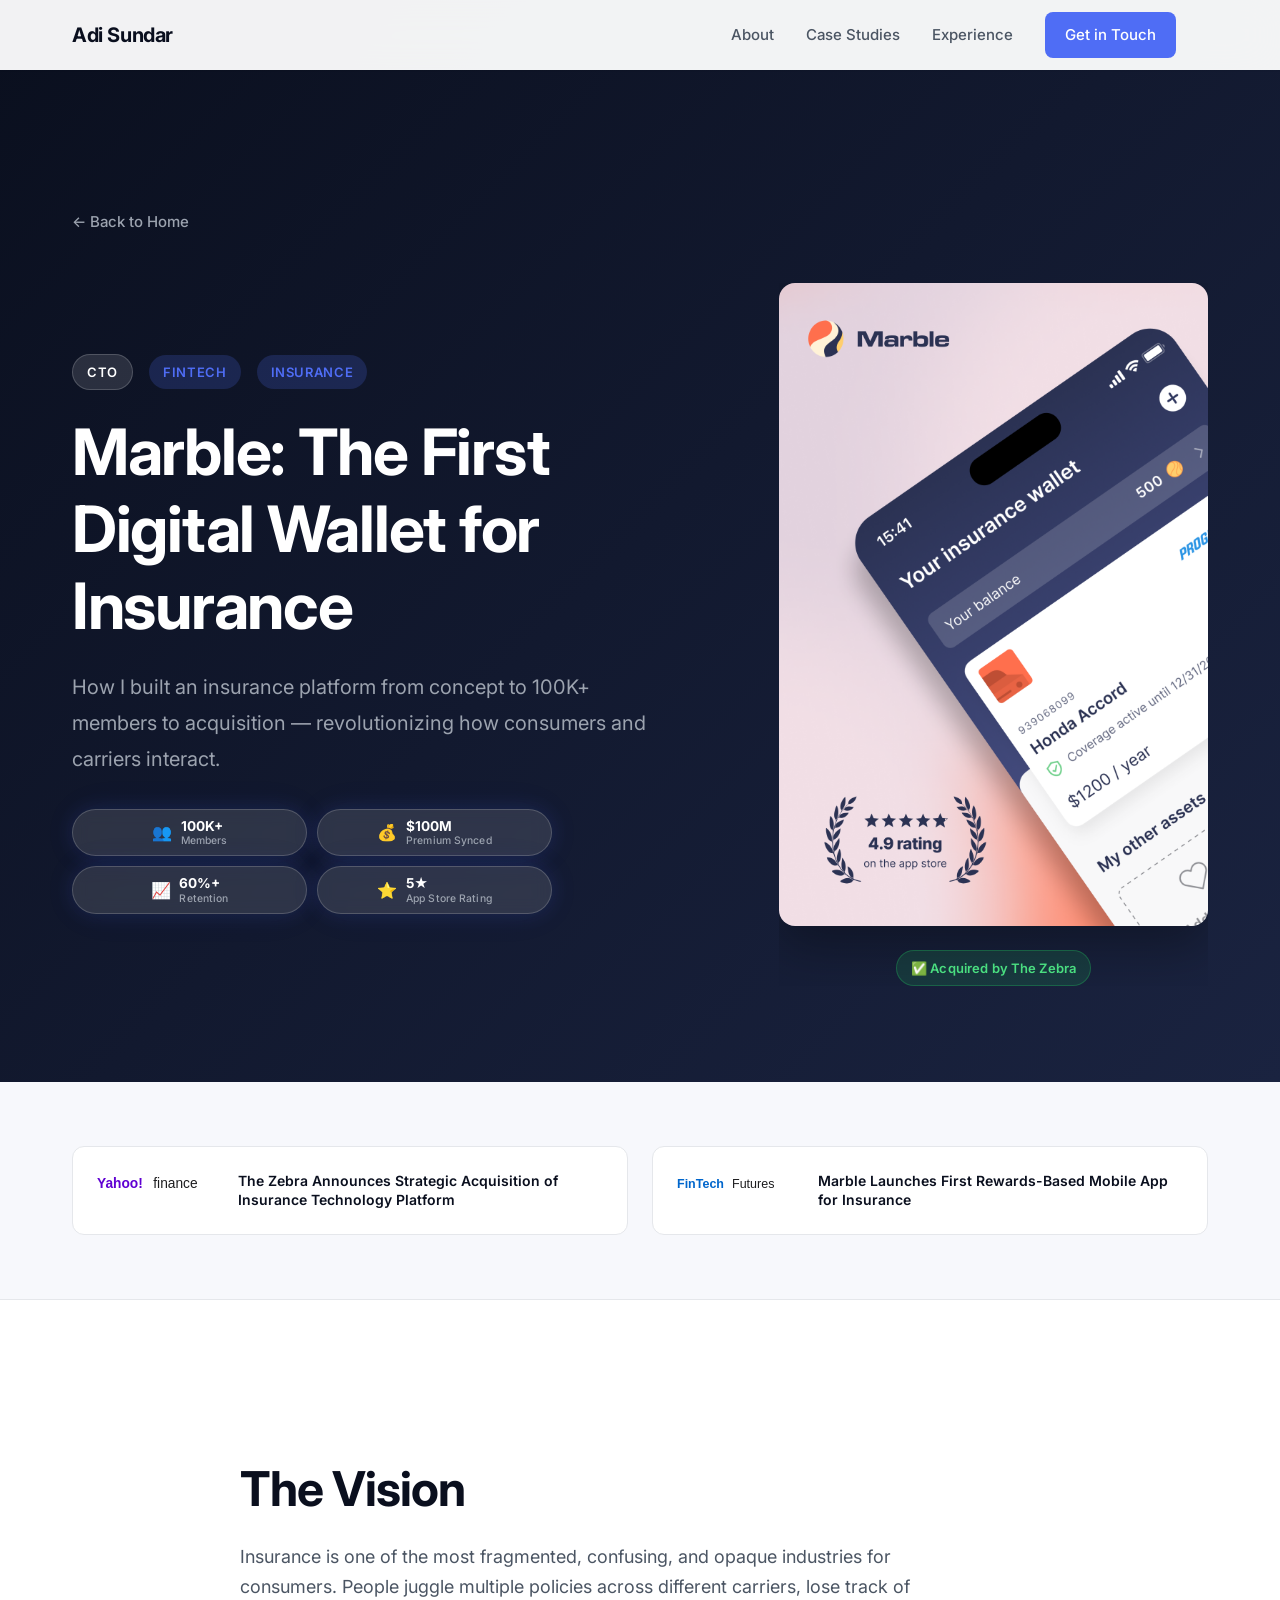
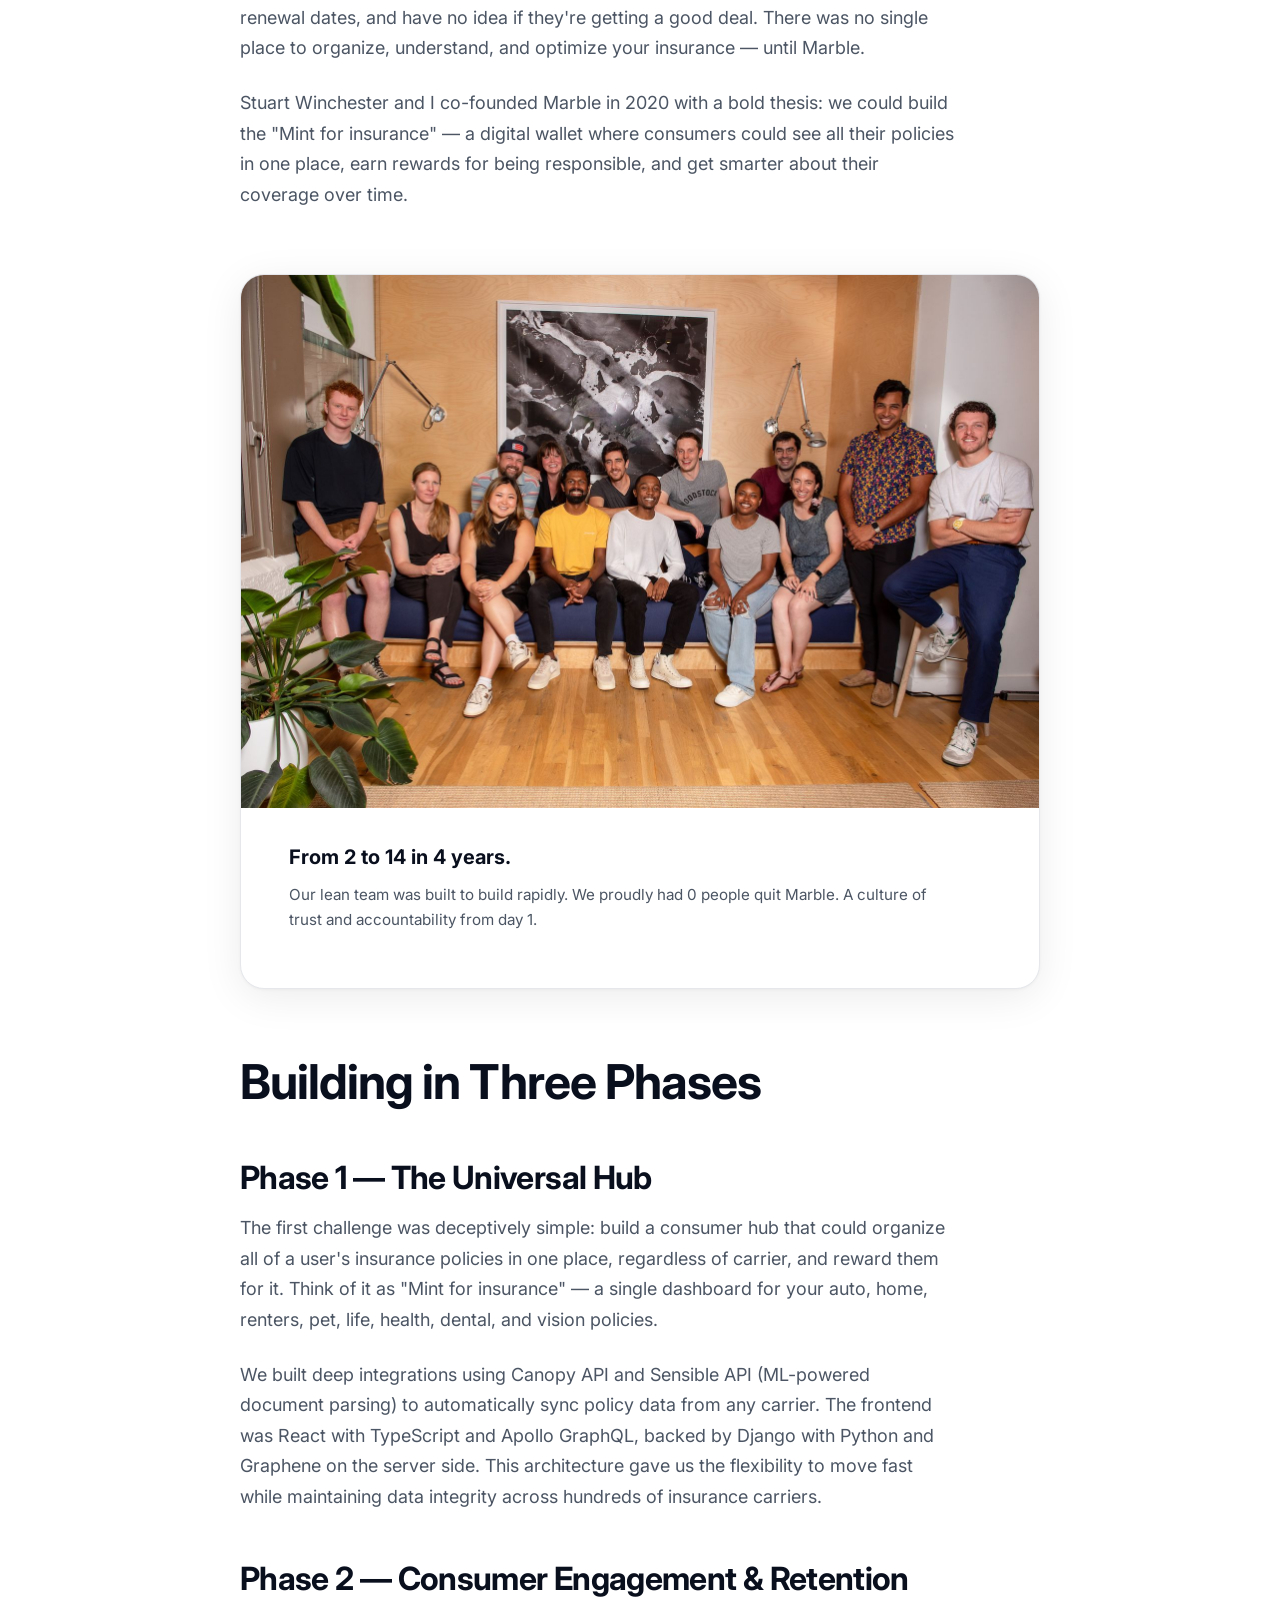
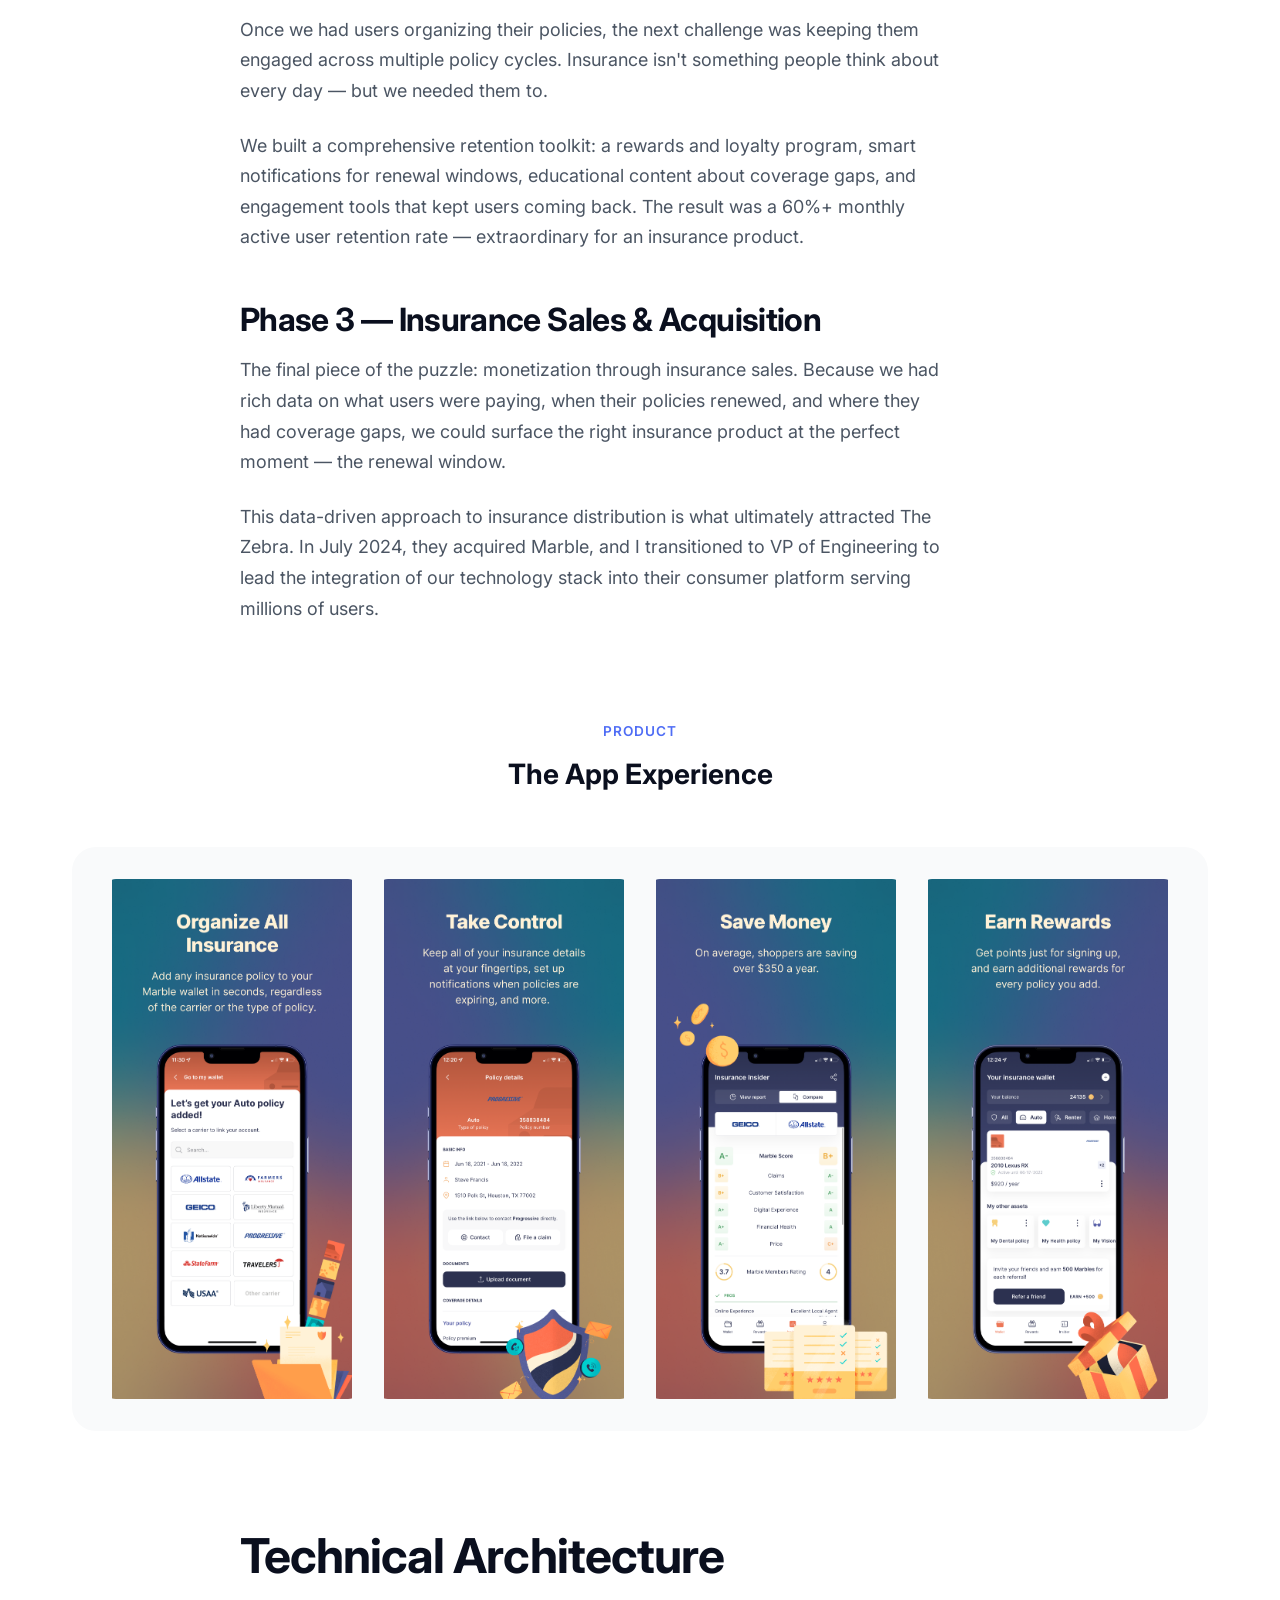
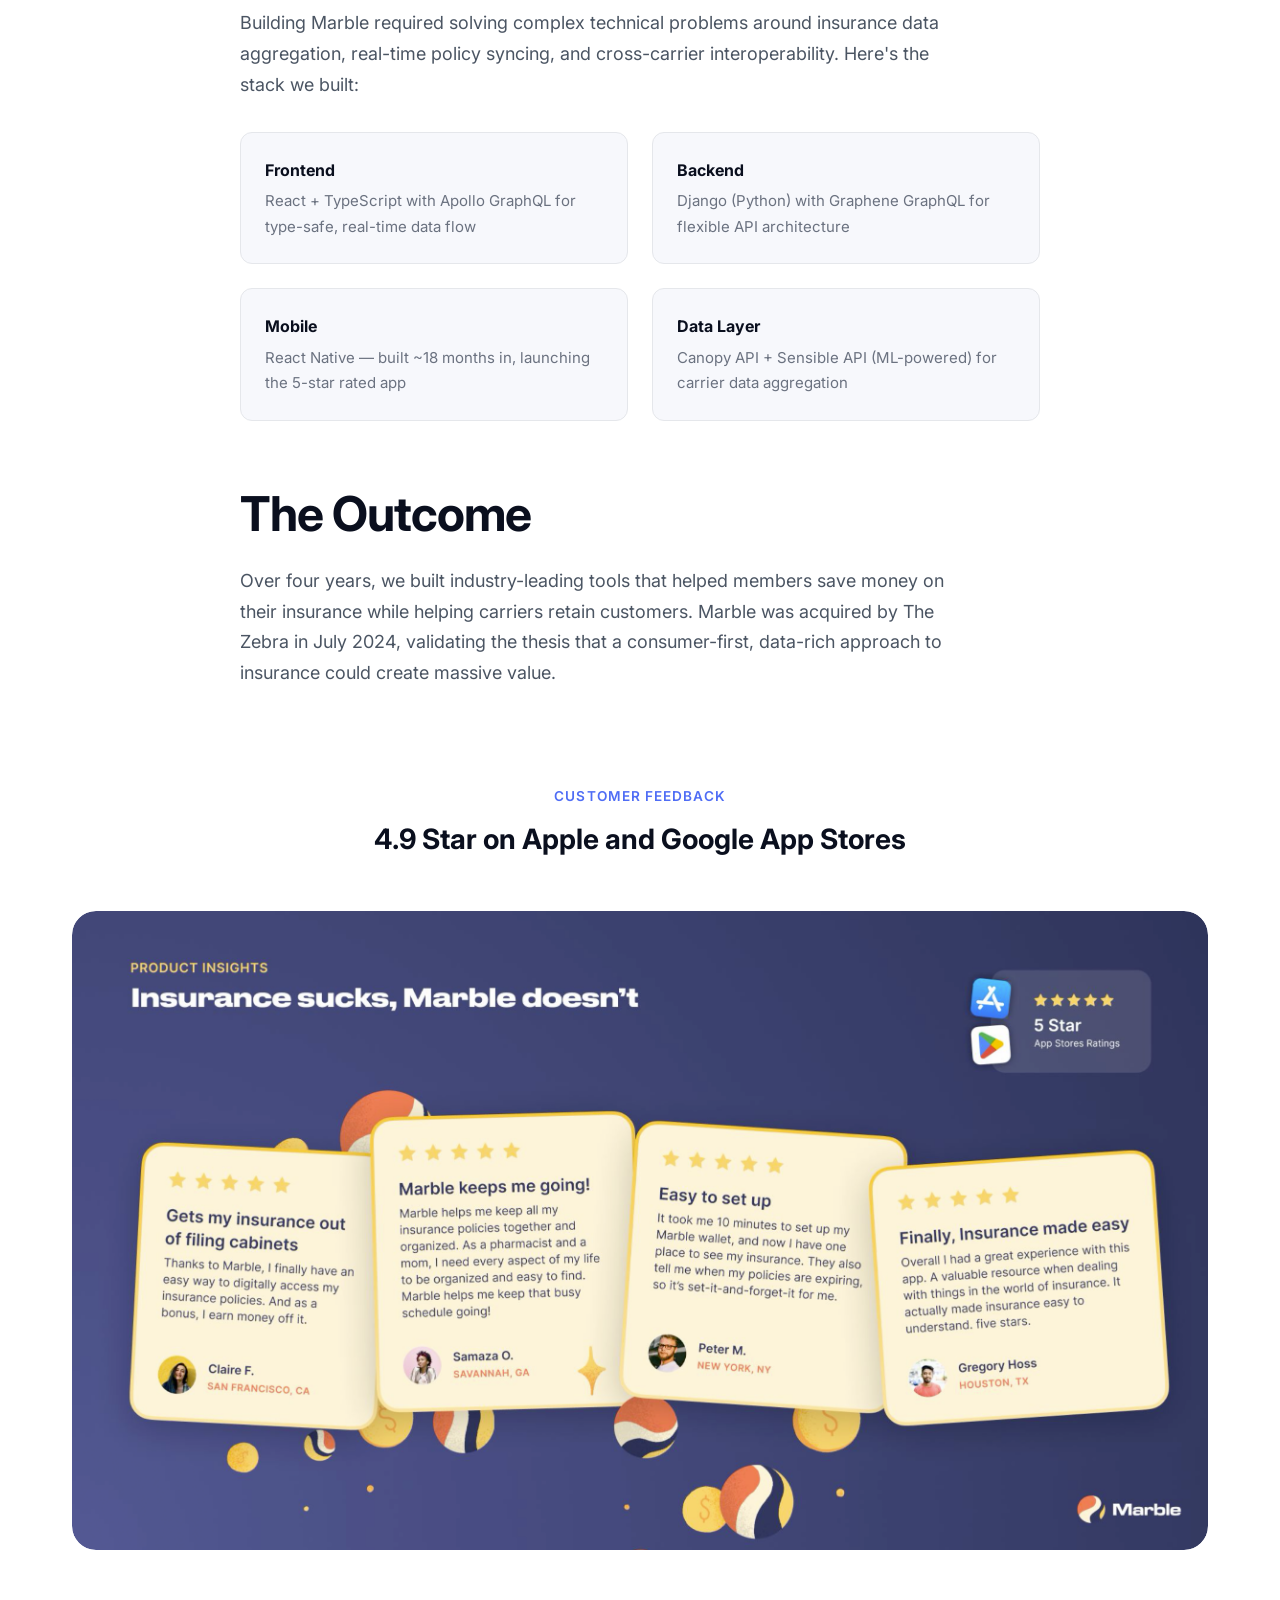
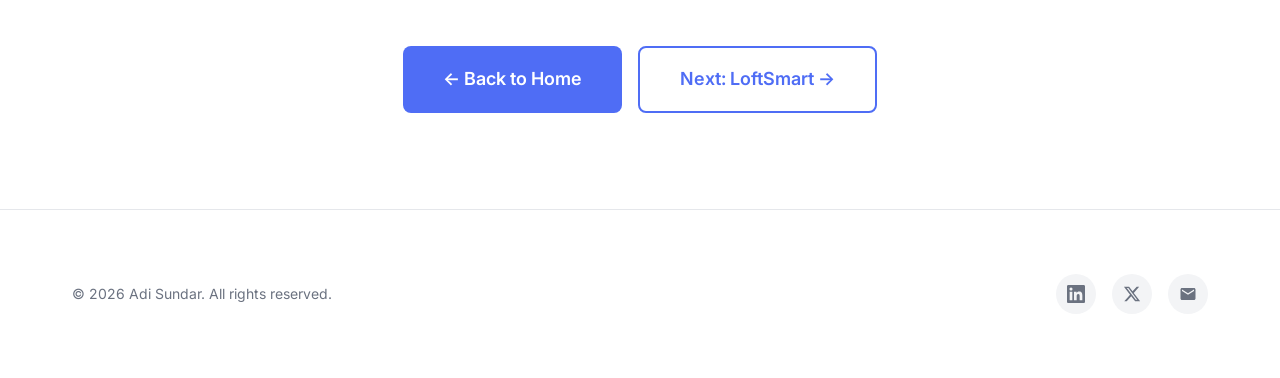
<file: case-study-marble.html>
<!DOCTYPE html>
<html lang="en">
<head>
  <meta charset="UTF-8">
  <meta name="viewport" content="width=device-width, initial-scale=1.0">
  <title>Marble Case Study — Adi Sundar</title>
  <meta name="description" content="How I built the first-ever digital wallet and loyalty platform for insurance as CTO of Marble, from concept to 100K+ members to acquisition by The Zebra.">
  <link rel="preconnect" href="https://fonts.googleapis.com">
  <link rel="preconnect" href="https://fonts.gstatic.com" crossorigin>
  <link href="https://fonts.googleapis.com/css2?family=Inter:wght@400;500;600;700;800&display=swap" rel="stylesheet">
  <link rel="stylesheet" href="css/style.css">
  <!-- Marble-specific styles now in shared css/style.css -->
</head>
<body>

  <!-- ===== NAVIGATION ===== -->
  <nav class="nav nav--scrolled" id="nav">
    <div class="nav__inner">
      <a href="/" class="nav__logo">Adi Sundar</a>
      <ul class="nav__links" id="navLinks">
        <li><a href="/#about">About</a></li>
        <li><a href="/#work">Case Studies</a></li>
        <li><a href="/#experience">Experience</a></li>
        <li><a href="mailto:work@adisundar.com" class="btn btn--primary btn--sm">Get in Touch</a></li>
        <li class="nav__close-wrapper"><button class="nav__close" id="navClose">&times;</button></li>
      </ul>
      <button class="nav__toggle" id="navToggle" aria-label="Toggle navigation">
        <span></span><span></span><span></span>
      </button>
    </div>
  </nav>

  <!-- ===== CASE STUDY HERO ===== -->
  <section class="cs-hero">
    <div class="container">
      <a href="/" class="cs-hero__back">← Back to Home</a>
      <div class="cs-hero__split">
        <div class="cs-hero__text">
          <div class="cs-hero__meta">
            <span class="cs-hero__tag cs-hero__tag--role">CTO</span>
            <span class="cs-hero__tag">FinTech</span>
            <span class="cs-hero__tag">Insurance</span>
          </div>
          <h1>Marble: The First Digital Wallet for Insurance</h1>
          <p class="cs-hero__subtitle">How I built an insurance platform from concept to 100K+ members to acquisition — revolutionizing how consumers and carriers interact.</p>
          <div class="hero-stats hero-stats--compact">
            <div class="hero-stat">
              <span class="hero-stat__icon">👥</span>
              <div class="hero-stat__text">
                <span class="hero-stat__value">100K+</span>
                <span class="hero-stat__label">Members</span>
              </div>
            </div>
            <div class="hero-stat">
              <span class="hero-stat__icon">💰</span>
              <div class="hero-stat__text">
                <span class="hero-stat__value">$100M</span>
                <span class="hero-stat__label">Premium Synced</span>
              </div>
            </div>
            <div class="hero-stat">
              <span class="hero-stat__icon">📈</span>
              <div class="hero-stat__text">
                <span class="hero-stat__value">60%+</span>
                <span class="hero-stat__label">Retention</span>
              </div>
            </div>
            <div class="hero-stat">
              <span class="hero-stat__icon">⭐</span>
              <div class="hero-stat__text">
                <span class="hero-stat__value">5★</span>
                <span class="hero-stat__label">App Store Rating</span>
              </div>
            </div>
          </div>
        </div>
        <div class="cs-hero__image--side">
          <img src="images/marble-wallet-hero.png" alt="Marble insurance wallet app showing policy cards, balance, and 4.9 star App Store rating" loading="eager">
          <span class="cs-hero__tag cs-hero__tag--acquired">✅ Acquired by The Zebra</span>
        </div>
      </div>
    </div>
  </section>

  <!-- ===== METRICS BAR ===== -->
  <section class="cs-metrics">
    <div class="container">
      <div class="cs-press">
        <div class="cs-press__links">
          <a href="https://finance.yahoo.com/news/zebra-announces-strategic-acquisition-insurance-130000191.html" target="_blank" rel="noopener" class="cs-press__link">
            <img src="images/yahoo-finance-logo.svg" alt="Yahoo! Finance" class="cs-press__logo">
            <span class="cs-press__title">The Zebra Announces Strategic Acquisition of Insurance Technology Platform</span>
          </a>
          <a href="https://www.fintechfutures.com/press-releases/marble-launches-first-rewards-based-mobile-app-for-insurance/" target="_blank" rel="noopener" class="cs-press__link">
            <img src="images/fintech-futures-logo.svg" alt="FinTech Futures" class="cs-press__logo">
            <span class="cs-press__title">Marble Launches First Rewards-Based Mobile App for Insurance</span>
          </a>
        </div>
      </div>

    </div>
  </section>

  <!-- ===== CASE STUDY BODY ===== -->
  <section class="cs-body">
    <div class="container">
      <div class="cs-body__content">

        <h2>The Vision</h2>
        <p>Insurance is one of the most fragmented, confusing, and opaque industries for consumers. People juggle multiple policies across different carriers, lose track of renewal dates, and have no idea if they're getting a good deal. There was no single place to organize, understand, and optimize your insurance — until Marble.</p>
        <p>Stuart Winchester and I co-founded Marble in 2020 with a bold thesis: we could build the "Mint for insurance" — a digital wallet where consumers could see all their policies in one place, earn rewards for being responsible, and get smarter about their coverage over time.</p>
      </div>

      <!-- ===== TEAM SPOTLIGHT (right after Vision) ===== -->
      <div class="cs-team-spotlight fade-up">
        <div class="cs-team-spotlight__card">
          <img class="cs-team-spotlight__img" src="images/marble-team.jpg" alt="The Marble team — from 2 to 14 in 4 years">
          <div class="cs-team-spotlight__copy">
            <div class="cs-team-spotlight__headline">From 2 to 14 in 4 years.</div>
            <p class="cs-team-spotlight__text">Our lean team was built to build rapidly. We proudly had 0 people quit Marble. A culture of trust and accountability from day 1.</p>
          </div>
        </div>
      </div>

      <div class="cs-body__content">
        <h2>Building in Three Phases</h2>

        <h3>Phase 1 — The Universal Hub</h3>
        <p>The first challenge was deceptively simple: build a consumer hub that could organize all of a user's insurance policies in one place, regardless of carrier, and reward them for it. Think of it as "Mint for insurance" — a single dashboard for your auto, home, renters, pet, life, health, dental, and vision policies.</p>
        <p>We built deep integrations using Canopy API and Sensible API (ML-powered document parsing) to automatically sync policy data from any carrier. The frontend was React with TypeScript and Apollo GraphQL, backed by Django with Python and Graphene on the server side. This architecture gave us the flexibility to move fast while maintaining data integrity across hundreds of insurance carriers.</p>

        <h3>Phase 2 — Consumer Engagement & Retention</h3>
        <p>Once we had users organizing their policies, the next challenge was keeping them engaged across multiple policy cycles. Insurance isn't something people think about every day — but we needed them to.</p>
        <p>We built a comprehensive retention toolkit: a rewards and loyalty program, smart notifications for renewal windows, educational content about coverage gaps, and engagement tools that kept users coming back. The result was a 60%+ monthly active user retention rate — extraordinary for an insurance product.</p>

        <h3>Phase 3 — Insurance Sales & Acquisition</h3>
        <p>The final piece of the puzzle: monetization through insurance sales. Because we had rich data on what users were paying, when their policies renewed, and where they had coverage gaps, we could surface the right insurance product at the perfect moment — the renewal window.</p>
        <p>This data-driven approach to insurance distribution is what ultimately attracted The Zebra. In July 2024, they acquired Marble, and I transitioned to VP of Engineering to lead the integration of our technology stack into their consumer platform serving millions of users.</p>
      </div>

      <!-- ===== PRODUCT SCREENSHOTS ===== -->
      <div class="cs-gallery fade-up">
        <div class="cs-gallery__label">Product</div>
        <div class="cs-gallery__title">The App Experience</div>
        <div class="cs-gallery__grid">
          <img src="images/marble-organize.png" alt="Organize All Insurance — add any policy from any carrier">
          <img src="images/marble-control.png" alt="Take Control — full policy details at your fingertips">
          <img src="images/marble-save.png" alt="Save Money — compare carriers with Marble Scores">
          <img src="images/marble-rewards.png" alt="Earn Rewards — points for every policy you add">
        </div>
      </div>

      <div class="cs-body__content">
        <h2>Technical Architecture</h2>
        <p>Building Marble required solving complex technical problems around insurance data aggregation, real-time policy syncing, and cross-carrier interoperability. Here's the stack we built:</p>

        <div class="cs-body__features">
          <div class="cs-feature">
            <div class="cs-feature__name">Frontend</div>
            <div class="cs-feature__desc">React + TypeScript with Apollo GraphQL for type-safe, real-time data flow</div>
          </div>
          <div class="cs-feature">
            <div class="cs-feature__name">Backend</div>
            <div class="cs-feature__desc">Django (Python) with Graphene GraphQL for flexible API architecture</div>
          </div>
          <div class="cs-feature">
            <div class="cs-feature__name">Mobile</div>
            <div class="cs-feature__desc">React Native — built ~18 months in, launching the 5-star rated app</div>
          </div>
          <div class="cs-feature">
            <div class="cs-feature__name">Data Layer</div>
            <div class="cs-feature__desc">Canopy API + Sensible API (ML-powered) for carrier data aggregation</div>
          </div>
        </div>

        <h2>The Outcome</h2>
        <p>Over four years, we built industry-leading tools that helped members save money on their insurance while helping carriers retain customers. Marble was acquired by The Zebra in July 2024, validating the thesis that a consumer-first, data-rich approach to insurance could create massive value.</p>
      </div>

      <!-- ===== CUSTOMER FEEDBACK ===== -->
      <div class="cs-gallery fade-up">
        <div class="cs-gallery__label">Customer Feedback</div>
        <div class="cs-gallery__title">4.9 Star on Apple and Google App Stores</div>
        <div class="cs-reviews-image">
          <img src="images/marble-reviews.png" alt="Marble user reviews — 5 star ratings on App Store and Google Play with testimonials from real users">
        </div>
      </div>

      <div class="cs-body__content">
        <div class="cs-cta-group">
          <a href="/" class="btn btn--primary btn--lg">← Back to Home</a>
          <a href="case-study-loftsmart.html" class="btn btn--outline btn--lg">Next: LoftSmart →</a>
        </div>
      </div>
    </div>
  </section>

  <!-- ===== FOOTER ===== -->
  <footer class="footer">
    <div class="container">
      <div class="footer__inner">
        <p class="footer__copy">&copy; 2026 Adi Sundar. All rights reserved.</p>
        <div class="footer__social">
          <a href="https://www.linkedin.com/in/adi-sundar-23969355/" target="_blank" rel="noopener" aria-label="LinkedIn">
            <svg viewBox="0 0 24 24"><path d="M20.447 20.452h-3.554v-5.569c0-1.328-.027-3.037-1.852-3.037-1.853 0-2.136 1.445-2.136 2.939v5.667H9.351V9h3.414v1.561h.046c.477-.9 1.637-1.85 3.37-1.85 3.601 0 4.267 2.37 4.267 5.455v6.286zM5.337 7.433a2.062 2.062 0 01-2.063-2.065 2.064 2.064 0 112.063 2.065zm1.782 13.019H3.555V9h3.564v11.452zM22.225 0H1.771C.792 0 0 .774 0 1.729v20.542C0 23.227.792 24 1.771 24h20.451C23.2 24 24 23.227 24 22.271V1.729C24 .774 23.2 0 22.222 0h.003z"/></svg>
          </a>
          <a href="https://twitter.com/adisundar_" target="_blank" rel="noopener" aria-label="X / Twitter">
            <svg viewBox="0 0 24 24"><path d="M18.244 2.25h3.308l-7.227 8.26 8.502 11.24H16.17l-5.214-6.817L4.99 21.75H1.68l7.73-8.835L1.254 2.25H8.08l4.713 6.231zm-1.161 17.52h1.833L7.084 4.126H5.117z"/></svg>
          </a>
          <a href="mailto:work@adisundar.com" aria-label="Email">
            <svg viewBox="0 0 24 24"><path d="M20 4H4c-1.1 0-2 .9-2 2v12c0 1.1.9 2 2 2h16c1.1 0 2-.9 2-2V6c0-1.1-.9-2-2-2zm0 4l-8 5-8-5V6l8 5 8-5v2z"/></svg>
          </a>
        </div>
      </div>
    </div>
  </footer>

  <script src="js/main.js"></script>
</body>
</html>
</file>
<file: css/style.css>
/* ============================================
   ADI SUNDAR — PERSONAL WEBSITE
   Bold & Modern Design System
   ============================================ */

/* --- CSS Variables / Design Tokens --- */
:root {
  --color-primary: #0a0f1e;
  --color-secondary: #141b2d;
  --color-accent: #4f6df5;
  --color-accent-hover: #3b57d9;
  --color-accent-light: rgba(79, 109, 245, 0.1);
  --color-white: #ffffff;
  --color-off-white: #f7f8fc;
  --color-gray-50: #f9fafb;
  --color-gray-100: #f3f4f6;
  --color-gray-200: #e5e7eb;
  --color-gray-300: #d1d5db;
  --color-gray-400: #9ca3af;
  --color-gray-500: #6b7280;
  --color-gray-600: #4b5563;
  --color-gray-700: #374151;
  --color-gray-800: #1f2937;
  --color-gray-900: #111827;
  --color-coral: #e8655a;
  --color-success: #10b981;

  --font-heading: 'Inter', -apple-system, BlinkMacSystemFont, 'Segoe UI', sans-serif;
  --font-body: 'Inter', -apple-system, BlinkMacSystemFont, 'Segoe UI', sans-serif;

  --space-xs: 0.5rem;
  --space-sm: 1rem;
  --space-md: 1.5rem;
  --space-lg: 2rem;
  --space-xl: 3rem;
  --space-2xl: 4rem;
  --space-3xl: 6rem;
  --space-4xl: 8rem;

  --max-width: 1200px;
  --max-width-narrow: 800px;

  --radius-sm: 8px;
  --radius-md: 12px;
  --radius-lg: 16px;
  --radius-xl: 24px;

  --shadow-sm: 0 1px 2px rgba(0,0,0,0.05);
  --shadow-md: 0 4px 6px -1px rgba(0,0,0,0.07), 0 2px 4px -1px rgba(0,0,0,0.04);
  --shadow-lg: 0 10px 25px -3px rgba(0,0,0,0.08), 0 4px 6px -2px rgba(0,0,0,0.03);
  --shadow-xl: 0 20px 50px -5px rgba(0,0,0,0.12);

  --transition-fast: 0.2s ease;
  --transition-base: 0.3s ease;
  --transition-slow: 0.5s ease;
}

/* --- Reset & Base --- */
*, *::before, *::after {
  box-sizing: border-box;
  margin: 0;
  padding: 0;
}

html {
  scroll-behavior: smooth;
  font-size: 16px;
}

body {
  font-family: var(--font-body);
  color: var(--color-gray-800);
  background: var(--color-white);
  line-height: 1.7;
  -webkit-font-smoothing: antialiased;
  -moz-osx-font-smoothing: grayscale;
  overflow-x: hidden;
}

img {
  max-width: 100%;
  height: auto;
  display: block;
}

a {
  color: var(--color-accent);
  text-decoration: none;
  transition: color var(--transition-fast);
}

a:hover {
  color: var(--color-accent-hover);
}

/* --- Typography --- */
h1, h2, h3, h4, h5, h6 {
  font-family: var(--font-heading);
  font-weight: 700;
  line-height: 1.2;
  color: var(--color-primary);
  letter-spacing: -0.02em;
}

h1 { font-size: clamp(2.5rem, 5vw, 4rem); }
h2 { font-size: clamp(2rem, 4vw, 3rem); }
h3 { font-size: clamp(1.5rem, 3vw, 2rem); }
h4 { font-size: clamp(1.25rem, 2vw, 1.5rem); }

p {
  font-size: 1.125rem;
  color: var(--color-gray-600);
  max-width: 65ch;
}

.text-sm { font-size: 0.875rem; }
.text-lg { font-size: 1.25rem; }
.text-xl { font-size: 1.5rem; }

/* --- Layout --- */
.container {
  width: 100%;
  max-width: var(--max-width);
  margin: 0 auto;
  padding: 0 var(--space-lg);
}

.container--narrow {
  max-width: var(--max-width-narrow);
}

.section {
  padding: var(--space-4xl) 0;
}

.section--dark {
  background: var(--color-primary);
  color: var(--color-white);
}

.section--dark h2,
.section--dark h3,
.section--dark h4 {
  color: var(--color-white);
}

.section--dark p {
  color: var(--color-gray-300);
}

.section--gray {
  background: var(--color-off-white);
}

/* --- Utility --- */
.flex { display: flex; }
.flex-col { flex-direction: column; }
.items-center { align-items: center; }
.justify-center { justify-content: center; }
.justify-between { justify-content: space-between; }
.gap-sm { gap: var(--space-sm); }
.gap-md { gap: var(--space-md); }
.gap-lg { gap: var(--space-lg); }
.gap-xl { gap: var(--space-xl); }
.text-center { text-align: center; }
.mx-auto { margin-left: auto; margin-right: auto; }

/* --- Buttons --- */
.btn {
  display: inline-flex;
  align-items: center;
  gap: 0.5rem;
  padding: 0.875rem 2rem;
  font-size: 1rem;
  font-weight: 600;
  font-family: var(--font-body);
  border: none;
  border-radius: var(--radius-sm);
  cursor: pointer;
  transition: all var(--transition-fast);
  text-decoration: none;
  white-space: nowrap;
}

.btn--primary {
  background: var(--color-accent);
  color: var(--color-white);
}

.btn--primary:hover {
  background: var(--color-accent-hover);
  color: var(--color-white);
  transform: translateY(-1px);
  box-shadow: 0 4px 12px rgba(79, 109, 245, 0.4);
}

.btn--outline {
  background: transparent;
  color: var(--color-accent);
  border: 2px solid var(--color-accent);
}

.btn--outline:hover {
  background: var(--color-accent);
  color: var(--color-white);
  transform: translateY(-1px);
}

.btn--white {
  background: var(--color-white);
  color: var(--color-primary);
}

.btn--white:hover {
  background: var(--color-gray-100);
  color: var(--color-primary);
  transform: translateY(-1px);
}

.btn--sm {
  padding: 0.625rem 1.25rem;
  font-size: 0.875rem;
}

.btn--lg {
  padding: 1rem 2.5rem;
  font-size: 1.125rem;
}

/* --- Navigation --- */
.nav {
  position: fixed;
  top: 0;
  left: 0;
  right: 0;
  z-index: 1000;
  padding: 1.25rem 0;
  transition: all var(--transition-base);
}

.nav--scrolled {
  background: rgba(255, 255, 255, 0.95);
  backdrop-filter: blur(20px);
  box-shadow: var(--shadow-sm);
  padding: 0.75rem 0;
}

.nav__inner {
  display: flex;
  align-items: center;
  justify-content: space-between;
  max-width: var(--max-width);
  margin: 0 auto;
  padding: 0 var(--space-lg);
}

.nav__logo {
  font-size: 1.25rem;
  font-weight: 700;
  color: var(--color-white);
  text-decoration: none;
  letter-spacing: -0.02em;
}

.nav--scrolled .nav__logo {
  color: var(--color-primary);
}

.nav__links {
  display: flex;
  align-items: center;
  gap: var(--space-lg);
  list-style: none;
}

.nav__links a {
  font-size: 0.9375rem;
  font-weight: 500;
  color: rgba(255, 255, 255, 0.8);
  text-decoration: none;
  transition: color var(--transition-fast);
}

.nav--scrolled .nav__links a {
  color: var(--color-gray-600);
}

.nav--scrolled .nav__links a.btn--primary,
.nav--scrolled .nav__links a.btn--primary:hover {
  color: var(--color-white);
}

.nav__links a:hover {
  color: var(--color-white);
}

.nav--scrolled .nav__links a:hover {
  color: var(--color-primary);
}

.nav__close {
  display: none;
}

.nav__toggle {
  display: none;
  background: none;
  border: none;
  cursor: pointer;
  padding: 0.5rem;
}

.nav__toggle span {
  display: block;
  width: 24px;
  height: 2px;
  background: var(--color-white);
  margin: 5px 0;
  transition: all var(--transition-fast);
}

.nav--scrolled .nav__toggle span {
  background: var(--color-primary);
}

/* --- Hero Section --- */
.hero {
  position: relative;
  min-height: 100vh;
  display: flex;
  align-items: center;
  background: linear-gradient(135deg, var(--color-primary) 0%, #1a2340 50%, #0f1629 100%);
  overflow: hidden;
}

.hero::before {
  content: '';
  position: absolute;
  top: -50%;
  right: -20%;
  width: 80%;
  height: 200%;
  background: radial-gradient(ellipse, rgba(79, 109, 245, 0.08) 0%, transparent 70%);
  pointer-events: none;
}

.hero__grid {
  display: grid;
  grid-template-columns: 1fr 1fr;
  gap: var(--space-3xl);
  align-items: center;
  padding: var(--space-4xl) 0;
}

.hero__content {
  position: relative;
  z-index: 1;
}

.hero__label {
  display: inline-block;
  padding: 0.5rem 1rem;
  background: rgba(79, 109, 245, 0.15);
  color: var(--color-accent);
  font-size: 0.875rem;
  font-weight: 600;
  border-radius: 100px;
  margin-bottom: var(--space-md);
  letter-spacing: 0.05em;
  text-transform: uppercase;
}

.hero__title {
  color: var(--color-white);
  margin-bottom: var(--space-md);
  font-size: clamp(2.75rem, 5.5vw, 4.25rem);
  line-height: 1.1;
}

.rotating-words {
  display: inline-block;
  position: relative;
  vertical-align: bottom;
  overflow: hidden;
  /* Width will be set dynamically by JS */
}

.rotating-word {
  display: inline-block;
  position: absolute;
  left: 0;
  top: 0;
  background: linear-gradient(135deg, var(--color-accent), #818cf8);
  -webkit-background-clip: text;
  -webkit-text-fill-color: transparent;
  background-clip: text;
  opacity: 0;
  transform: translateY(100%);
  transition: opacity 0.5s ease, transform 0.5s ease;
  white-space: nowrap;
}

.rotating-word.active {
  position: relative;
  opacity: 1;
  transform: translateY(0);
}

.rotating-word.exit-up {
  opacity: 0;
  transform: translateY(-100%);
}

.hero__description {
  font-size: 1.25rem;
  color: var(--color-gray-400);
  margin-bottom: var(--space-xl);
  max-width: 520px;
  line-height: 1.8;
}

.hero__ctas {
  display: flex;
  gap: var(--space-sm);
  margin-bottom: var(--space-2xl);
}

.hero__social {
  display: flex;
  gap: var(--space-sm);
  align-items: center;
}

.hero__social a {
  display: flex;
  align-items: center;
  justify-content: center;
  width: 44px;
  height: 44px;
  border-radius: 50%;
  background: rgba(255, 255, 255, 0.08);
  color: var(--color-gray-400);
  transition: all var(--transition-fast);
}

.hero__social a:hover {
  background: var(--color-accent);
  color: var(--color-white);
  transform: translateY(-2px);
}

.hero__social svg {
  width: 20px;
  height: 20px;
  fill: currentColor;
}

/* --- Hero Stats Bar --- */
.hero-stats {
  display: grid;
  grid-template-columns: 1fr 1fr;
  gap: 0.625rem;
  margin-bottom: var(--space-xl);
}

.hero-stat {
  display: flex;
  align-items: center;
  justify-content: center;
  gap: 0.6rem;
  padding: 0.6rem 1.2rem;
  flex: 1 1 0;
  background: rgba(255, 255, 255, 0.12);
  border: 1px solid rgba(255, 255, 255, 0.18);
  border-radius: 100px;
  backdrop-filter: blur(8px);
  -webkit-backdrop-filter: blur(8px);
  box-shadow: 0 0 20px rgba(79, 109, 245, 0.15), 0 0 40px rgba(79, 109, 245, 0.05);
  transition: background 0.25s, border-color 0.25s, box-shadow 0.25s;
}

.hero-stat:hover {
  background: rgba(255, 255, 255, 0.18);
  border-color: rgba(255, 255, 255, 0.28);
  box-shadow: 0 0 24px rgba(79, 109, 245, 0.25), 0 0 48px rgba(79, 109, 245, 0.08);
}

.hero-stat__icon {
  font-size: 1.1rem;
  line-height: 1;
  flex-shrink: 0;
}

.hero-stat__text {
  display: flex;
  flex-direction: column;
  gap: 0;
}

.hero-stat__value {
  font-family: var(--font-heading);
  font-size: 0.9rem;
  font-weight: 700;
  color: var(--color-white);
  line-height: 1.2;
}

.hero-stat__label {
  font-size: 0.7rem;
  color: var(--color-gray-400);
  font-weight: 500;
  line-height: 1.3;
  letter-spacing: 0.01em;
}

.hero-stat--award .hero-stat__value {
  font-size: 0.8rem;
  background: linear-gradient(135deg, #f9d423, #e8655a);
  -webkit-background-clip: text;
  -webkit-text-fill-color: transparent;
  background-clip: text;
}

.hero__image {
  position: relative;
  z-index: 1;
  display: flex;
  flex-direction: column;
  align-items: center;
}

.hero__image img {
  width: 100%;
  max-width: 480px;
  border-radius: var(--radius-xl);
  box-shadow: 0 25px 60px rgba(0, 0, 0, 0.4);
}

.hero__image .hero__label {
  margin-top: var(--space-sm);
  margin-bottom: 0;
}

/* --- Logo Bar --- */
.logo-bar {
  padding: var(--space-2xl) 0;
  background: var(--color-off-white);
  border-top: 1px solid var(--color-gray-200);
  border-bottom: 1px solid var(--color-gray-200);
}

.logo-bar__label {
  text-align: center;
  font-size: 0.8125rem;
  font-weight: 600;
  color: var(--color-gray-400);
  text-transform: uppercase;
  letter-spacing: 0.1em;
  margin-bottom: var(--space-md);
}

.logo-bar__grid {
  display: flex;
  align-items: center;
  justify-content: center;
  gap: var(--space-2xl);
  flex-wrap: wrap;
}

.logo-bar__item {
  height: 32px;
  opacity: 0.5;
  transition: opacity var(--transition-fast);
  filter: grayscale(100%);
}

.logo-bar__item:hover {
  opacity: 1;
  filter: grayscale(0%);
}

/* --- About Section --- */
.about__grid {
  display: grid;
  grid-template-columns: 1fr 1fr;
  gap: var(--space-3xl);
  align-items: start;
}

.about__content h2 {
  margin-bottom: var(--space-md);
}

.about__content p {
  margin-bottom: var(--space-md);
}

.about__stats {
  display: grid;
  grid-template-columns: 1fr 1fr;
  gap: var(--space-lg);
}

.stat {
  padding: var(--space-lg);
  background: var(--color-off-white);
  border-radius: var(--radius-md);
  border: 1px solid var(--color-gray-200);
  transition: all var(--transition-fast);
}

.stat:hover {
  border-color: var(--color-accent);
  box-shadow: var(--shadow-md);
  transform: translateY(-2px);
}

.stat__number {
  font-size: 2.5rem;
  font-weight: 800;
  color: var(--color-primary);
  line-height: 1;
  margin-bottom: 0.25rem;
  letter-spacing: -0.03em;
}

.stat__label {
  font-size: 0.9375rem;
  color: var(--color-gray-500);
  font-weight: 500;
}

/* --- Case Studies Section --- */
.case-studies__header {
  text-align: center;
  margin-bottom: var(--space-3xl);
}

.case-studies__header p {
  margin: var(--space-sm) auto 0;
}

.case-study-card {
  display: grid;
  grid-template-columns: 1.1fr 0.9fr;
  gap: var(--space-2xl);
  align-items: center;
  background: var(--color-white);
  border-radius: var(--radius-xl);
  overflow: hidden;
  border: 1px solid var(--color-gray-200);
  transition: all var(--transition-base);
  margin-bottom: var(--space-2xl);
  text-decoration: none;
  color: inherit;
  cursor: pointer;
}

.case-study-card:hover {
  box-shadow: var(--shadow-xl);
  border-color: var(--color-gray-300);
  transform: translateY(-4px);
}

.case-study-card--reverse {
  grid-template-columns: 0.9fr 1.1fr;
}

.case-study-card--reverse .case-study-card__image {
  order: 2;
}

.case-study-card--reverse .case-study-card__content {
  order: 1;
}

.case-study-card__image {
  height: 100%;
  min-height: 400px;
  overflow: hidden;
}

.case-study-card__image img {
  width: 100%;
  height: 100%;
  object-fit: cover;
}

.case-study-card__content {
  padding: var(--space-2xl);
}

.case-study-card__tag {
  display: inline-block;
  padding: 0.375rem 0.875rem;
  background: var(--color-accent-light);
  color: var(--color-accent);
  font-size: 0.8125rem;
  font-weight: 600;
  border-radius: 100px;
  margin-bottom: var(--space-sm);
  text-transform: uppercase;
  letter-spacing: 0.05em;
}

.case-study-card__title {
  font-size: 1.75rem;
  margin-bottom: 0.5rem;
}

.case-study-card__role {
  font-size: 1.0625rem;
  color: var(--color-gray-500);
  margin-bottom: var(--space-md);
}

.case-study-card__milestone {
  display: inline-block;
  padding: 0.2rem 0.65rem;
  border-radius: 100px;
  font-size: 0.8rem;
  font-weight: 600;
  vertical-align: middle;
}

.case-study-card__milestone--acquired {
  background: rgba(34, 197, 94, 0.1);
  color: #16a34a;
  border: 1px solid rgba(34, 197, 94, 0.25);
}

.case-study-card__milestone--series {
  background: rgba(234, 179, 8, 0.1);
  color: #b45309;
  border: 1px solid rgba(234, 179, 8, 0.25);
}

.case-study-card__description {
  font-size: 1rem;
  color: var(--color-gray-600);
  margin-bottom: var(--space-lg);
  line-height: 1.7;
}

.case-study-card__metrics {
  display: flex;
  gap: var(--space-lg);
  margin-bottom: var(--space-lg);
  flex-wrap: wrap;
}

.metric {
  text-align: left;
}

.metric__value {
  font-size: 1.5rem;
  font-weight: 800;
  color: var(--color-primary);
  letter-spacing: -0.02em;
}

.metric__label {
  font-size: 0.8125rem;
  color: var(--color-gray-500);
}

/* --- Timeline Section --- */
.timeline {
  position: relative;
  max-width: 700px;
  margin: 0 auto;
}

.timeline::before {
  content: '';
  position: absolute;
  left: 28px;
  top: 0;
  bottom: 0;
  width: 2px;
  background: var(--color-gray-200);
}

.timeline__item {
  position: relative;
  padding-left: 72px;
  padding-bottom: var(--space-2xl);
}

.timeline__item:last-child {
  padding-bottom: 0;
}

.timeline__dot {
  position: absolute;
  left: 18px;
  top: 4px;
  width: 22px;
  height: 22px;
  border-radius: 50%;
  background: var(--color-white);
  border: 3px solid var(--color-accent);
  z-index: 1;
}

.timeline__item--highlight .timeline__dot {
  background: var(--color-accent);
  border-color: var(--color-accent);
  box-shadow: 0 0 0 4px rgba(79, 109, 245, 0.2);
}

.timeline__item--award .timeline__dot {
  background: #f59e0b;
  border-color: #f59e0b;
  box-shadow: 0 0 0 4px rgba(245, 158, 11, 0.2);
}

.timeline__date {
  font-size: 0.8125rem;
  font-weight: 600;
  color: var(--color-gray-400);
  text-transform: uppercase;
  letter-spacing: 0.05em;
  margin-bottom: 0.25rem;
}

.timeline__title {
  font-size: 1.25rem;
  font-weight: 700;
  color: var(--color-primary);
  margin-bottom: 0.125rem;
}

.timeline__company {
  font-size: 1rem;
  font-weight: 600;
  color: var(--color-accent);
  margin-bottom: 0.5rem;
}

.timeline__logo {
  height: 28px;
  width: auto;
  object-fit: contain;
  margin-bottom: 0.5rem;
  border-radius: 4px;
  display: none;
}

.timeline__location {
  display: inline-block;
  font-size: 0.8rem;
  color: var(--color-gray-400);
  margin-bottom: 0.5rem;
}

.timeline__description {
  font-size: 0.9375rem;
  color: var(--color-gray-500);
  line-height: 1.7;
  max-width: 560px;
}

.timeline__badge {
  display: inline-flex;
  align-items: center;
  gap: 0.375rem;
  padding: 0.25rem 0.75rem;
  background: rgba(245, 158, 11, 0.1);
  color: #d97706;
  font-size: 0.75rem;
  font-weight: 700;
  border-radius: 100px;
  margin-top: 0.5rem;
  text-transform: uppercase;
  letter-spacing: 0.05em;
}

/* --- Timeline win pills --- */
.timeline__pills {
  display: flex;
  flex-wrap: wrap;
  gap: 0.4rem;
  margin-top: 0.75rem;
}

.timeline__pill {
  display: inline-flex;
  align-items: center;
  gap: 0.35rem;
  padding: 0.25rem 0.7rem;
  border-radius: 100px;
  font-size: 0.78rem;
  font-weight: 600;
  line-height: 1.35;
}

.timeline__pill--founding {
  background: rgba(59, 130, 246, 0.1);
  color: #2563eb;
  border: 1px solid rgba(59, 130, 246, 0.25);
}

.timeline__pill--founder {
  background: rgba(139, 92, 246, 0.1);
  color: #7c3aed;
  border: 1px solid rgba(139, 92, 246, 0.25);
}

.timeline__pill--exit {
  background: rgba(34, 197, 94, 0.1);
  color: #16a34a;
  border: 1px solid rgba(34, 197, 94, 0.25);
}

.timeline__pill--series {
  background: rgba(234, 179, 8, 0.1);
  color: #b45309;
  border: 1px solid rgba(234, 179, 8, 0.25);
}

.timeline__pill--team {
  background: rgba(100, 116, 139, 0.1);
  color: #475569;
  border: 1px solid rgba(100, 116, 139, 0.25);
}

/* --- Advisory CTA Section --- */
.advisory {
  background: linear-gradient(135deg, var(--color-primary) 0%, #1a2340 100%);
  color: var(--color-white);
}

.advisory__header {
  text-align: center;
  margin-bottom: var(--space-3xl);
}

.advisory__header h2 {
  color: var(--color-white);
}

.advisory__header p {
  color: var(--color-gray-400);
  margin: var(--space-sm) auto 0;
}

.advisory__grid {
  display: grid;
  grid-template-columns: repeat(3, 1fr);
  gap: var(--space-lg);
}

.advisory-card {
  background: rgba(255, 255, 255, 0.05);
  border: 1px solid rgba(255, 255, 255, 0.1);
  border-radius: var(--radius-lg);
  padding: var(--space-xl);
  transition: all var(--transition-base);
}

.advisory-card:hover {
  background: rgba(255, 255, 255, 0.08);
  border-color: rgba(79, 109, 245, 0.4);
  transform: translateY(-4px);
}

.advisory-card--featured {
  border-color: var(--color-accent);
  background: rgba(79, 109, 245, 0.08);
  position: relative;
}

.advisory-card__popular {
  position: absolute;
  top: -12px;
  left: 50%;
  transform: translateX(-50%);
  padding: 0.25rem 1rem;
  background: var(--color-accent);
  color: var(--color-white);
  font-size: 0.75rem;
  font-weight: 700;
  border-radius: 100px;
  text-transform: uppercase;
  letter-spacing: 0.05em;
}

.advisory-card__name {
  font-size: 1.25rem;
  font-weight: 700;
  color: var(--color-white);
  margin-bottom: 0.25rem;
}

.advisory-card__price {
  font-size: 2rem;
  font-weight: 800;
  color: var(--color-white);
  margin-bottom: 0.25rem;
  letter-spacing: -0.02em;
}

.advisory-card__price span {
  font-size: 1rem;
  font-weight: 400;
  color: var(--color-gray-400);
}

.advisory-card__desc {
  font-size: 0.9375rem;
  color: var(--color-gray-400);
  margin-bottom: var(--space-lg);
  line-height: 1.7;
}

.advisory-card__features {
  list-style: none;
  margin-bottom: var(--space-lg);
}

.advisory-card__features li {
  padding: 0.5rem 0;
  font-size: 0.9375rem;
  color: var(--color-gray-300);
  border-bottom: 1px solid rgba(255, 255, 255, 0.06);
  display: flex;
  align-items: center;
  gap: 0.5rem;
}

.advisory-card__features li::before {
  content: '✓';
  color: var(--color-success);
  font-weight: 700;
}

.advisory-card .btn {
  width: 100%;
  justify-content: center;
}

/* --- Footer --- */
.footer {
  padding: var(--space-2xl) 0;
  border-top: 1px solid var(--color-gray-200);
}

.footer__inner {
  display: flex;
  justify-content: space-between;
  align-items: center;
}

.footer__copy {
  font-size: 0.875rem;
  color: var(--color-gray-500);
}

.footer__social {
  display: flex;
  gap: var(--space-sm);
}

.footer__social a {
  display: flex;
  align-items: center;
  justify-content: center;
  width: 40px;
  height: 40px;
  border-radius: 50%;
  background: var(--color-gray-100);
  color: var(--color-gray-500);
  transition: all var(--transition-fast);
}

.footer__social a:hover {
  background: var(--color-accent);
  color: var(--color-white);
}

.footer__social svg {
  width: 18px;
  height: 18px;
  fill: currentColor;
}

/* =============================================
   CASE STUDY PAGE STYLES
   ============================================= */
.cs-hero {
  padding: calc(var(--space-4xl) + 80px) 0 var(--space-3xl);
  background: linear-gradient(135deg, var(--color-primary) 0%, #1a2340 100%);
  color: var(--color-white);
}

.cs-hero__back {
  display: inline-flex;
  align-items: center;
  gap: 0.5rem;
  color: var(--color-gray-400);
  font-size: 0.9375rem;
  font-weight: 500;
  margin-bottom: var(--space-xl);
  transition: color var(--transition-fast);
}

.cs-hero__back:hover {
  color: var(--color-white);
}

.cs-hero__split {
  display: grid;
  grid-template-columns: 1.2fr 0.8fr;
  gap: var(--space-2xl);
  align-items: center;
}

.cs-hero__text {
  min-width: 0;
}

.cs-hero__meta {
  display: flex;
  align-items: center;
  gap: var(--space-sm);
  margin-bottom: var(--space-md);
  flex-wrap: wrap;
}

.cs-hero__tag {
  padding: 0.375rem 0.875rem;
  background: rgba(79, 109, 245, 0.2);
  color: var(--color-accent);
  font-size: 0.8125rem;
  font-weight: 600;
  border-radius: 100px;
  text-transform: uppercase;
  letter-spacing: 0.05em;
}

.cs-hero__tag--role {
  background: rgba(255, 255, 255, 0.12);
  color: var(--color-white);
  border: 1px solid rgba(255, 255, 255, 0.18);
}

.cs-hero__tag--acquired {
  background: rgba(34, 197, 94, 0.15);
  color: #4ade80;
  border: 1px solid rgba(34, 197, 94, 0.3);
  text-transform: none;
  letter-spacing: 0.01em;
}

.cs-hero__tag--milestone {
  background: rgba(234, 179, 8, 0.15);
  color: #fbbf24;
  border: 1px solid rgba(234, 179, 8, 0.3);
  text-transform: none;
  letter-spacing: 0.01em;
}

.cs-hero h1 {
  color: var(--color-white);
  margin-bottom: var(--space-md);
  max-width: 700px;
}

.cs-hero__subtitle {
  font-size: 1.25rem;
  color: var(--color-gray-400);
  max-width: 600px;
  line-height: 1.8;
}

.cs-hero__image {
  margin-top: var(--space-2xl);
  border-radius: var(--radius-xl);
  overflow: hidden;
  box-shadow: 0 25px 60px rgba(0, 0, 0, 0.3);
}

.cs-hero__image img {
  width: 100%;
}

.cs-hero__image--side {
  display: flex;
  flex-direction: column;
  align-items: center;
  gap: var(--space-md);
  overflow: hidden;
}

.cs-hero__image--side img {
  width: 100%;
  border-radius: var(--radius-lg);
  box-shadow: 0 20px 50px rgba(0, 0, 0, 0.3);
}

/* Case study CTA button group */
.cs-cta-group {
  display: flex;
  gap: 1rem;
  justify-content: center;
  flex-wrap: wrap;
  margin-top: var(--space-2xl);
}

/* Case study metrics bar */
.cs-metrics {
  padding: var(--space-2xl) 0;
  background: var(--color-off-white);
  border-bottom: 1px solid var(--color-gray-200);
}

.hero-stats--compact {
  margin-top: var(--space-lg);
  margin-bottom: 0;
  max-width: 480px;
}

.hero-stats--compact .hero-stat {
  flex: 0 1 auto;
  padding: 0.5rem 1rem;
}

.hero-stats--compact .hero-stat__icon {
  font-size: 1rem;
  width: 1.2rem;
  text-align: center;
  flex-shrink: 0;
}

.hero-stats--compact .hero-stat__value {
  font-size: 0.85rem;
}

.hero-stats--compact .hero-stat__label {
  font-size: 0.65rem;
}

/* Press / Featured In */
.cs-press {
  text-align: center;
}

.cs-press__label {
  font-size: 0.8rem;
  font-weight: 600;
  color: var(--color-gray-400);
  text-transform: uppercase;
  letter-spacing: 0.06em;
  margin-bottom: var(--space-xl);
}

.cs-press__links {
  display: grid;
  grid-template-columns: 1fr 1fr;
  gap: var(--space-md);
}

.cs-press__link {
  display: flex;
  align-items: flex-start;
  gap: var(--space-sm);
  padding: var(--space-md);
  background: var(--color-white);
  border: 1px solid var(--color-gray-200);
  border-radius: var(--radius-md);
  text-decoration: none;
  transition: border-color 0.25s, box-shadow 0.25s;
}

.cs-press__link:hover {
  border-color: var(--color-accent);
  box-shadow: 0 4px 16px rgba(0, 0, 0, 0.06);
}

.cs-press__logo {
  height: 20px;
  width: auto;
  flex-shrink: 0;
  margin-top: 2px;
}

.cs-press__title {
  font-size: 0.875rem;
  font-weight: 600;
  color: var(--color-primary);
  text-align: left;
  line-height: 1.4;
}

/* Case study body content */
.cs-body {
  padding: var(--space-3xl) 0;
}

.cs-body__content {
  max-width: var(--max-width-narrow);
  margin: 0 auto;
}

.cs-body h2 {
  margin-top: var(--space-2xl);
  margin-bottom: var(--space-md);
}

.cs-body h3 {
  margin-top: var(--space-xl);
  margin-bottom: var(--space-sm);
}

.cs-body p {
  margin-bottom: var(--space-md);
}

.cs-body__wide-image {
  max-width: var(--max-width);
  margin: var(--space-2xl) auto;
  border-radius: var(--radius-lg);
  overflow: hidden;
  box-shadow: var(--shadow-lg);
}

.cs-body__wide-image img {
  width: 100%;
}

.cs-body__quote {
  position: relative;
  padding: var(--space-xl);
  background: var(--color-accent-light);
  border-left: 4px solid var(--color-accent);
  border-radius: 0 var(--radius-md) var(--radius-md) 0;
  margin: var(--space-xl) 0;
}

.cs-body__quote p {
  font-size: 1.125rem;
  font-style: italic;
  color: var(--color-gray-700);
  margin-bottom: 0.5rem;
}

.cs-body__quote cite {
  font-size: 0.875rem;
  color: var(--color-gray-500);
  font-style: normal;
  font-weight: 600;
}

.cs-body__features {
  display: grid;
  grid-template-columns: 1fr 1fr;
  gap: var(--space-md);
  margin: var(--space-lg) 0;
}

.cs-feature {
  padding: var(--space-md);
  background: var(--color-off-white);
  border-radius: var(--radius-md);
  border: 1px solid var(--color-gray-200);
}

.cs-feature__name {
  font-weight: 700;
  color: var(--color-primary);
  margin-bottom: 0.25rem;
}

.cs-feature__desc {
  font-size: 0.9375rem;
  color: var(--color-gray-500);
}

/* Media coverage links */
.cs-media-links {
  display: flex;
  flex-direction: column;
  gap: var(--space-sm);
  margin: var(--space-lg) 0;
}

.cs-media-link {
  display: flex;
  align-items: center;
  gap: var(--space-sm);
  padding: var(--space-md);
  background: var(--color-off-white);
  border-radius: var(--radius-md);
  border: 1px solid var(--color-gray-200);
  transition: all var(--transition-fast);
}

.cs-media-link:hover {
  border-color: var(--color-accent);
  background: var(--color-white);
  transform: translateX(4px);
}

.cs-media-link__source {
  font-size: 0.75rem;
  font-weight: 700;
  color: var(--color-gray-400);
  text-transform: uppercase;
  letter-spacing: 0.05em;
}

.cs-media-link__title {
  font-weight: 600;
  color: var(--color-primary);
}

/* --- Scroll Animations --- */
.fade-up {
  opacity: 0;
  transform: translateY(30px);
  transition: opacity 0.6s ease, transform 0.6s ease;
}

.fade-up.visible {
  opacity: 1;
  transform: translateY(0);
}

/* =============================================
   HERO STAGGERED ENTRANCE ANIMATION
   Cinematic load: elements cascade in with
   different timing, easing, and motion paths
   ============================================= */

/* Initial hidden state for all animated hero elements */
.hero__title,
.hero__description,
.hero__ctas,
.hero .hero-stats,
.hero__social,
.hero__image {
  opacity: 0;
}

/* Title: slides up with a spring-like overshoot */
.hero__title {
  transform: translateY(40px);
  transition: opacity 0.8s cubic-bezier(0.16, 1, 0.3, 1),
              transform 0.8s cubic-bezier(0.16, 1, 0.3, 1);
}

/* Description: gentle fade up */
.hero__description {
  transform: translateY(25px);
  transition: opacity 0.7s cubic-bezier(0.16, 1, 0.3, 1),
              transform 0.7s cubic-bezier(0.16, 1, 0.3, 1);
}

/* CTA buttons: slide up */
.hero__ctas {
  transform: translateY(20px);
  transition: opacity 0.6s cubic-bezier(0.16, 1, 0.3, 1),
              transform 0.6s cubic-bezier(0.16, 1, 0.3, 1);
}

/* Stat pills: each one pops in individually via JS delay */
.hero .hero-stats {
  transform: translateY(15px);
  transition: opacity 0.6s cubic-bezier(0.16, 1, 0.3, 1),
              transform 0.6s cubic-bezier(0.16, 1, 0.3, 1);
}

.hero .hero-stat {
  opacity: 0;
  transform: scale(0.85) translateY(10px);
  transition: opacity 0.5s cubic-bezier(0.16, 1, 0.3, 1),
              transform 0.5s cubic-bezier(0.16, 1, 0.3, 1);
}

/* Social links: fade in */
.hero__social {
  transform: translateY(10px);
  transition: opacity 0.5s ease,
              transform 0.5s ease;
}

/* Hero image: scales up from slightly smaller with a soft fade */
.hero__image {
  transform: scale(0.92) translateY(20px);
  transition: opacity 1s cubic-bezier(0.16, 1, 0.3, 1),
              transform 1s cubic-bezier(0.16, 1, 0.3, 1);
}

/* --- Revealed states (added by JS) --- */
.hero--loaded .hero__title {
  opacity: 1;
  transform: translateY(0);
}

.hero--loaded .hero__description {
  opacity: 1;
  transform: translateY(0);
  transition-delay: 0.15s;
}

.hero--loaded .hero__ctas {
  opacity: 1;
  transform: translateY(0);
  transition-delay: 0.3s;
}

.hero--loaded .hero-stats {
  opacity: 1;
  transform: translateY(0);
  transition-delay: 0.45s;
}

.hero.hero--loaded .hero-stat.hero-stat--visible {
  opacity: 1;
  transform: scale(1) translateY(0);
}

.hero--loaded .hero__social {
  opacity: 1;
  transform: translateY(0);
  transition-delay: 0.7s;
}

.hero--loaded .hero__image {
  opacity: 1;
  transform: scale(1) translateY(0);
  transition-delay: 0.2s;
}

/* Respect reduced motion preferences */
@media (prefers-reduced-motion: reduce) {
  .hero__title,
  .hero__description,
  .hero__ctas,
  .hero .hero-stats,
  .hero .hero-stat,
  .hero__social,
  .hero__image {
    opacity: 1 !important;
    transform: none !important;
    transition: none !important;
  }
}

/* --- Team Spotlight --- */
.cs-team-spotlight {
  max-width: var(--max-width-narrow);
  margin: var(--space-2xl) auto;
}

.cs-team-spotlight__card {
  border-radius: var(--radius-xl);
  overflow: hidden;
  background: var(--color-white);
  box-shadow: 0 8px 40px rgba(0, 0, 0, 0.08), 0 1px 3px rgba(0, 0, 0, 0.04);
  border: 1px solid var(--color-gray-200);
}

.cs-team-spotlight__img {
  width: 100%;
  display: block;
}

.cs-team-spotlight__copy {
  padding: var(--space-lg) var(--space-xl);
}

.cs-team-spotlight__headline {
  font-family: var(--font-heading);
  font-size: 1.25rem;
  font-weight: 700;
  color: var(--color-primary);
  margin-bottom: 0.5rem;
}

.cs-team-spotlight__text {
  font-size: 0.95rem;
  line-height: 1.65;
  color: var(--color-gray-600);
  margin: 0;
}

/* --- Product Gallery --- */
.cs-gallery {
  max-width: var(--max-width);
  margin: var(--space-3xl) auto;
}

.cs-gallery__label {
  text-align: center;
  font-family: var(--font-heading);
  font-weight: 600;
  font-size: 0.85rem;
  letter-spacing: 0.08em;
  text-transform: uppercase;
  color: var(--color-accent);
  margin-bottom: var(--space-xs);
}

.cs-gallery__title {
  text-align: center;
  font-family: var(--font-heading);
  font-weight: 700;
  font-size: clamp(1.3rem, 2.5vw, 1.75rem);
  color: var(--color-primary);
  margin-bottom: var(--space-xl);
}

.cs-gallery__grid {
  display: flex;
  gap: var(--space-sm);
  justify-content: center;
  align-items: flex-start;
  padding: var(--space-lg);
  background: var(--color-gray-50);
  border-radius: var(--radius-xl);
}

.cs-gallery__grid img {
  max-height: 520px;
  width: auto;
  flex: 1 1 0;
  min-width: 0;
  max-width: 24%;
  border-radius: var(--radius-md);
  object-fit: contain;
}

/* Reviews image */
.cs-reviews-image {
  width: 100%;
  border-radius: var(--radius-xl);
  overflow: hidden;
}

.cs-reviews-image img {
  width: 100%;
  display: block;
  border-radius: var(--radius-xl);
}

/* Nav close wrapper (valid HTML: li wrapping button inside ul) */
.nav__close-wrapper {
  list-style: none;
}

/* --- Responsive --- */
@media (max-width: 1024px) {
  .hero__grid {
    grid-template-columns: 1fr;
    text-align: center;
    gap: var(--space-2xl);
  }

  .hero__description {
    margin-left: auto;
    margin-right: auto;
  }

  .hero__ctas {
    justify-content: center;
  }

  .hero__social {
    justify-content: center;
  }

  .hero-stats {
    margin-inline: auto;
  }

  .hero__image img {
    margin: 0 auto;
    max-width: 380px;
  }

  .about__grid {
    grid-template-columns: 1fr;
    gap: var(--space-xl);
  }

  .case-study-card {
    grid-template-columns: 1fr;
  }

  .case-study-card--reverse .case-study-card__image,
  .case-study-card--reverse .case-study-card__content {
    order: unset;
  }

  .case-study-card__image {
    min-height: 280px;
  }

  .hero-stats--compact {
    margin-top: var(--space-md);
  }
}

@media (max-width: 768px) {
  .section {
    padding: var(--space-3xl) 0;
  }

  .cs-hero__split {
    grid-template-columns: 1fr;
  }

  .nav__links {
    display: none;
    position: fixed;
    top: 0;
    left: 0;
    right: 0;
    bottom: 0;
    background: var(--color-primary);
    flex-direction: column;
    align-items: center;
    justify-content: center;
    gap: var(--space-xl);
    z-index: 999;
  }

  .nav__links.active {
    display: flex;
  }

  .nav__links a {
    font-size: 1.5rem;
    color: var(--color-white) !important;
  }

  .nav__toggle {
    display: block;
    z-index: 1001;
  }

  .nav__close {
    position: absolute;
    top: 1.5rem;
    right: 1.5rem;
    background: none;
    border: none;
    color: var(--color-white);
    font-size: 2rem;
    cursor: pointer;
    display: none;
  }

  .nav__links.active .nav__close {
    display: block;
  }

  .advisory__grid {
    grid-template-columns: 1fr;
    max-width: 420px;
    margin: 0 auto;
  }

  .about__stats {
    grid-template-columns: 1fr 1fr;
  }

  .footer__inner {
    flex-direction: column;
    gap: var(--space-sm);
    text-align: center;
  }

  .cs-body__features {
    grid-template-columns: 1fr;
  }

  .hero__ctas {
    flex-direction: column;
    align-items: center;
  }

  .case-study-card__metrics {
    gap: var(--space-md);
  }

  /* Stack press links on mobile */
  .cs-press__links {
    grid-template-columns: 1fr;
  }

  /* Gallery horizontal scroll on mobile */
  .cs-gallery__grid {
    overflow-x: auto;
    -webkit-overflow-scrolling: touch;
    scroll-snap-type: x mandatory;
    padding-bottom: var(--space-sm);
  }

  .cs-gallery__grid img {
    flex: 0 0 75%;
    max-width: 75%;
    max-height: 400px;
    scroll-snap-align: center;
  }

  /* Team spotlight mobile padding */
  .cs-team-spotlight__copy {
    padding: var(--space-md) var(--space-lg);
  }

  /* Hero image side stacks and centers on mobile */
  .cs-hero__image--side {
    max-width: 280px;
    margin: 0 auto;
  }

  /* CTA button group stacks on mobile */
  .cs-cta-group {
    flex-direction: column;
    align-items: center;
  }
}

@media (max-width: 480px) {
  .about__stats {
    grid-template-columns: 1fr;
  }

  .stat__number {
    font-size: 2rem;
  }

  .logo-bar__grid {
    gap: var(--space-lg);
  }

  .logo-bar__item {
    height: 24px;
  }

  /* Hero stats: stack to single column on very small screens */
  .hero-stats {
    grid-template-columns: 1fr;
    gap: 0.5rem;
  }

  /* Compact hero stats on case study pages */
  .hero-stats--compact {
    max-width: 100%;
  }

  .hero-stats--compact .hero-stat {
    padding: 0.4rem 0.75rem;
  }

  /* Case study card milestone badges: allow wrapping */
  .case-study-card__milestone {
    font-size: 0.7rem;
    padding: 0.15rem 0.5rem;
  }

  /* Container padding tighter on small screens */
  .container {
    padding: 0 var(--space-sm);
  }

  /* Case study hero tags wrap nicely */
  .cs-hero__meta {
    gap: 0.5rem;
  }

  .cs-hero__tag {
    font-size: 0.7rem;
    padding: 0.25rem 0.625rem;
  }

  /* Press cards: smaller padding on mobile */
  .cs-press__link {
    padding: var(--space-sm);
    gap: 0.5rem;
  }

  .cs-press__title {
    font-size: 0.8rem;
  }

  /* Timeline adjustments */
  .timeline__item {
    padding-left: 56px;
  }

  .timeline::before {
    left: 20px;
  }

  .timeline__dot {
    left: 10px;
    width: 18px;
    height: 18px;
  }
}
</file>
